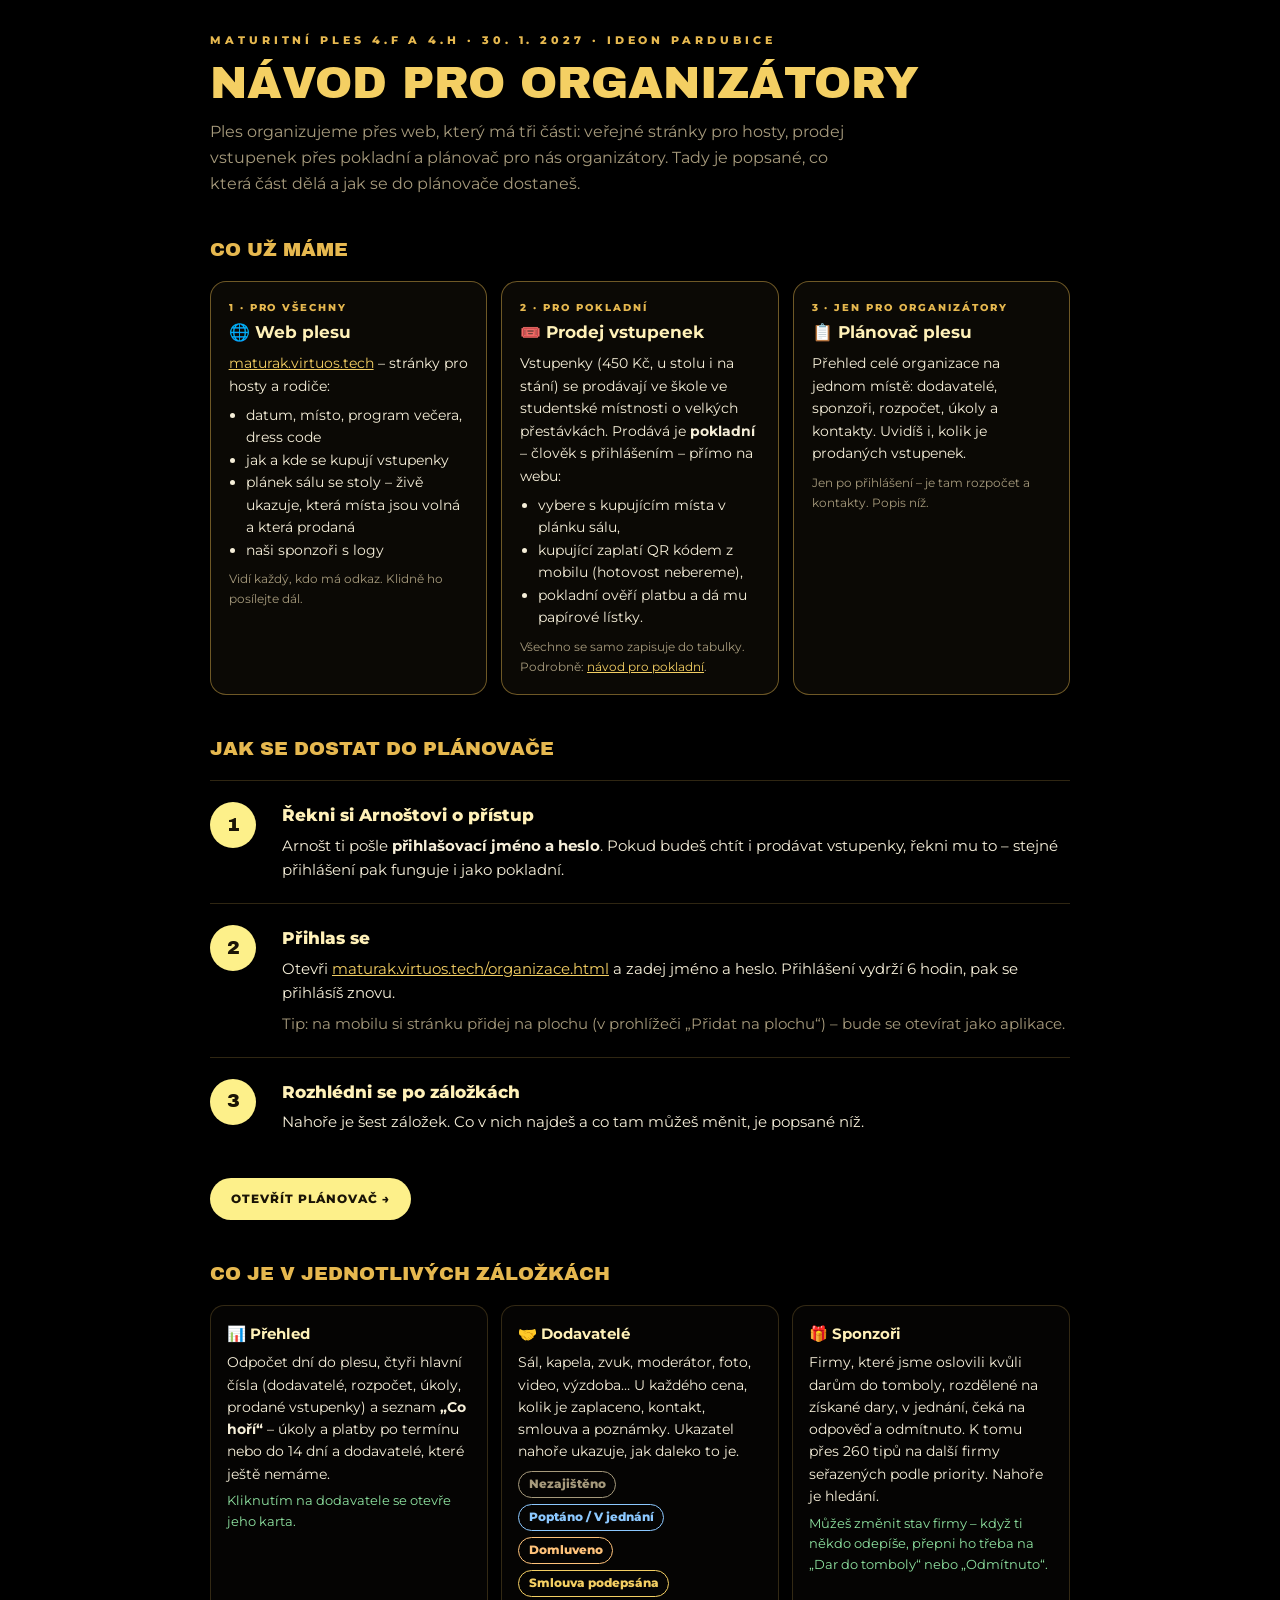
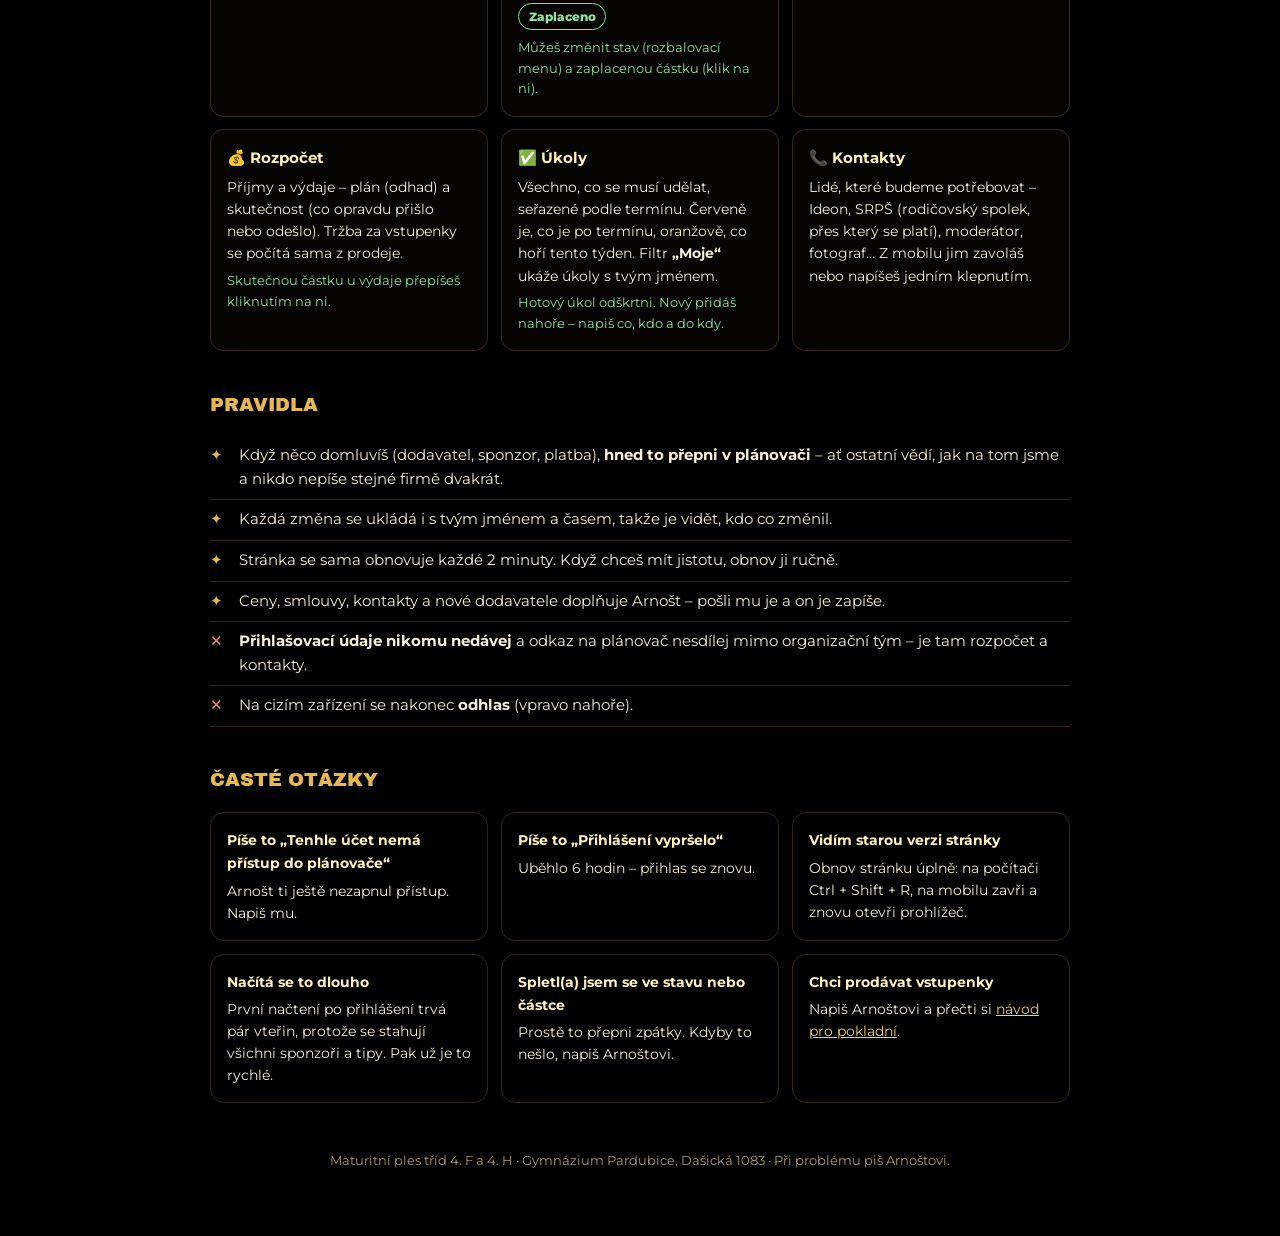
<file: navod-planovac.html>
<!DOCTYPE html>
<html lang="cs">
<head>
<meta charset="utf-8">
<meta name="viewport" content="width=device-width, initial-scale=1">
<meta name="robots" content="noindex, nofollow">
<link rel="icon" href="favicon.svg" type="image/svg+xml">
<title>Návod pro organizátory – Maturitní ples 2027</title>
<link rel="preconnect" href="https://fonts.googleapis.com">
<link rel="preconnect" href="https://fonts.gstatic.com" crossorigin>
<link href="https://fonts.googleapis.com/css2?family=Archivo+Black&family=Montserrat:wght@400;600;800&display=swap" rel="stylesheet">
<style>
  :root { --gold: #e6b84f; --gold-mid: #f4cf63; --gold-hi: #fff1b8; --butter: #fdf08a; --text: #f6efd9; --muted: #a69a7c; --line: rgba(232,190,90,.2); --red: #ff8a7a; --green: #8fe3a1; --blue: #8cc8ff; --orange: #ffc27a; }
  * { box-sizing: border-box; margin: 0; padding: 0; }
  body { font-family: "Montserrat", sans-serif; background: #000; color: var(--text); line-height: 1.6; padding: 2rem 1.2rem 4rem; }
  .wrap { max-width: 860px; margin: 0 auto; }
  h1, h2 { font-family: "Archivo Black", sans-serif; font-weight: 400; text-transform: uppercase; }
  h1 { font-size: clamp(1.8rem, 6vw, 2.8rem); line-height: 1.05; color: var(--gold-mid); }
  h2 { font-size: 1.2rem; margin: 2.4rem 0 1rem; color: var(--gold); }
  .eyebrow { font-weight: 800; font-size: .7rem; letter-spacing: .35em; text-transform: uppercase; color: var(--gold); margin-bottom: .6rem; }
  .lead { color: var(--muted); margin-top: .8rem; max-width: 660px; }
  a { color: var(--gold-mid); }
  .cta { display: inline-block; margin-top: 1.4rem; background: var(--butter); color: #1a1406; font-weight: 800; text-transform: uppercase; letter-spacing: .08em; font-size: .78rem; border-radius: 999px; padding: .7rem 1.3rem; text-decoration: none; }
  .parts { display: grid; grid-template-columns: repeat(auto-fit, minmax(240px, 1fr)); gap: .9rem; }
  .part { border: 1px solid rgba(230,184,79,.45); border-radius: 16px; padding: 1.1rem; background: #0b0905; }
  .part .tag { font-size: .62rem; font-weight: 800; letter-spacing: .2em; text-transform: uppercase; color: var(--gold); }
  .part h3 { color: var(--gold-hi); font-size: 1.05rem; margin: .2rem 0 .4rem; }
  .part p, .part li { font-size: .88rem; }
  .part ul { margin: .4rem 0 0 1.1rem; }
  .part .who { color: var(--muted); font-size: .78rem; margin-top: .5rem; }
  .step { display: grid; grid-template-columns: 56px 1fr; gap: 1rem; padding: 1.3rem 0; border-top: 1px solid var(--line); }
  .num { width: 46px; height: 46px; border-radius: 50%; background: var(--butter); color: #1a1406; display: grid; place-items: center; font-family: "Archivo Black", sans-serif; font-size: 1.2rem; }
  .step h3 { font-size: 1.05rem; font-weight: 800; color: var(--gold-hi); margin-bottom: .3rem; }
  .step p, .step li { font-size: .95rem; }
  .why { color: var(--muted); font-size: .85rem; margin-top: .4rem; }
  .tabs { display: grid; grid-template-columns: repeat(auto-fit, minmax(250px, 1fr)); gap: .8rem; }
  .tab { border: 1px solid var(--line); border-radius: 14px; padding: 1rem; background: #050403; }
  .tab h4 { color: var(--gold-hi); font-size: .95rem; margin-bottom: .3rem; }
  .tab p { font-size: .87rem; }
  .tab .can { color: var(--green); font-size: .8rem; margin-top: .4rem; }
  .pills { display: flex; flex-wrap: wrap; gap: .4rem; margin: .5rem 0; }
  .pill { font-size: .72rem; font-weight: 800; border-radius: 999px; padding: .2rem .6rem; border: 1px solid currentColor; }
  .rules { list-style: none; }
  .rules li { padding: .5rem 0 .5rem 1.8rem; position: relative; border-bottom: 1px solid var(--line); font-size: .92rem; }
  .rules li::before { content: "✦"; position: absolute; left: 0; color: var(--gold); }
  .rules li.no::before { content: "✕"; color: var(--red); }
  .faq { display: grid; grid-template-columns: repeat(auto-fit, minmax(250px, 1fr)); gap: .8rem; }
  .faq div { border: 1px solid var(--line); border-radius: 14px; padding: 1rem; }
  .faq h4 { font-size: .9rem; color: var(--gold-hi); margin-bottom: .3rem; }
  .faq p { font-size: .86rem; }
  footer { margin-top: 3rem; color: var(--muted); font-size: .8rem; text-align: center; }
  @media print { body { background: #fff; color: #111; } :root { --text: #111; --muted: #555; --line: #ddd; --gold: #8a6510; --gold-mid: #8a6510; --gold-hi: #111; } .tab, .faq div, .part { background: #fff; } .cta { display: none; } .num { -webkit-print-color-adjust: exact; print-color-adjust: exact; } }
</style>
</head>
<body>
<div class="wrap">
  <p class="eyebrow">Maturitní ples 4.F a 4.H · 30. 1. 2027 · Ideon Pardubice</p>
  <h1>Návod pro organizátory</h1>
  <p class="lead">Ples organizujeme přes web, který má tři části: veřejné stránky pro hosty, prodej vstupenek přes pokladní a plánovač pro nás organizátory. Tady je popsané, co která část dělá a jak se do plánovače dostaneš.</p>

  <h2>Co už máme</h2>
  <div class="parts">
    <div class="part">
      <p class="tag">1 · pro všechny</p>
      <h3>🌐 Web plesu</h3>
      <p><a href="index.html">maturak.virtuos.tech</a> – stránky pro hosty a rodiče:</p>
      <ul>
        <li>datum, místo, program večera, dress code</li>
        <li>jak a kde se kupují vstupenky</li>
        <li>plánek sálu se stoly – živě ukazuje, která místa jsou volná a která prodaná</li>
        <li>naši sponzoři s logy</li>
      </ul>
      <p class="who">Vidí každý, kdo má odkaz. Klidně ho posílejte dál.</p>
    </div>
    <div class="part">
      <p class="tag">2 · pro pokladní</p>
      <h3>🎟️ Prodej vstupenek</h3>
      <p>Vstupenky (450 Kč, u stolu i na stání) se prodávají ve škole ve studentské místnosti o velkých přestávkách. Prodává je <b>pokladní</b> – člověk s přihlášením – přímo na webu:</p>
      <ul>
        <li>vybere s kupujícím místa v plánku sálu,</li>
        <li>kupující zaplatí QR kódem z mobilu (hotovost nebereme),</li>
        <li>pokladní ověří platbu a dá mu papírové lístky.</li>
      </ul>
      <p class="who">Všechno se samo zapisuje do tabulky. Podrobně: <a href="navod.html">návod pro pokladní</a>.</p>
    </div>
    <div class="part">
      <p class="tag">3 · jen pro organizátory</p>
      <h3>📋 Plánovač plesu</h3>
      <p>Přehled celé organizace na jednom místě: dodavatelé, sponzoři, rozpočet, úkoly a kontakty. Uvidíš i, kolik je prodaných vstupenek.</p>
      <p class="who">Jen po přihlášení – je tam rozpočet a kontakty. Popis níž.</p>
    </div>
  </div>

  <h2>Jak se dostat do plánovače</h2>

  <div class="step"><div class="num">1</div><div>
    <h3>Řekni si Arnoštovi o přístup</h3>
    <p>Arnošt ti pošle <b>přihlašovací jméno a heslo</b>. Pokud budeš chtít i prodávat vstupenky, řekni mu to – stejné přihlášení pak funguje i jako pokladní.</p>
  </div></div>

  <div class="step"><div class="num">2</div><div>
    <h3>Přihlas se</h3>
    <p>Otevři <a href="organizace.html">maturak.virtuos.tech/organizace.html</a> a zadej jméno a heslo. Přihlášení vydrží 6 hodin, pak se přihlásíš znovu.</p>
    <p class="why">Tip: na mobilu si stránku přidej na plochu (v prohlížeči „Přidat na plochu“) – bude se otevírat jako aplikace.</p>
  </div></div>

  <div class="step"><div class="num">3</div><div>
    <h3>Rozhlédni se po záložkách</h3>
    <p>Nahoře je šest záložek. Co v nich najdeš a co tam můžeš měnit, je popsané níž.</p>
  </div></div>
  <a class="cta" href="organizace.html">Otevřít plánovač →</a>

  <h2>Co je v jednotlivých záložkách</h2>
  <div class="tabs">
    <div class="tab"><h4>📊 Přehled</h4>
      <p>Odpočet dní do plesu, čtyři hlavní čísla (dodavatelé, rozpočet, úkoly, prodané vstupenky) a seznam <b>„Co hoří“</b> – úkoly a platby po termínu nebo do 14 dní a dodavatelé, které ještě nemáme.</p>
      <p class="can">Kliknutím na dodavatele se otevře jeho karta.</p></div>
    <div class="tab"><h4>🤝 Dodavatelé</h4>
      <p>Sál, kapela, zvuk, moderátor, foto, video, výzdoba… U každého cena, kolik je zaplaceno, kontakt, smlouva a poznámky. Ukazatel nahoře ukazuje, jak daleko to je.</p>
      <div class="pills"><span class="pill" style="color:var(--muted)">Nezajištěno</span><span class="pill" style="color:var(--blue)">Poptáno / V jednání</span><span class="pill" style="color:var(--orange)">Domluveno</span><span class="pill" style="color:var(--gold-mid)">Smlouva podepsána</span><span class="pill" style="color:var(--green)">Zaplaceno</span></div>
      <p class="can">Můžeš změnit stav (rozbalovací menu) a zaplacenou částku (klik na ni).</p></div>
    <div class="tab"><h4>🎁 Sponzoři</h4>
      <p>Firmy, které jsme oslovili kvůli darům do tomboly, rozdělené na získané dary, v jednání, čeká na odpověď a odmítnuto. K tomu přes 260 tipů na další firmy seřazených podle priority. Nahoře je hledání.</p>
      <p class="can">Můžeš změnit stav firmy – když ti někdo odepíše, přepni ho třeba na „Dar do tomboly“ nebo „Odmítnuto“.</p></div>
    <div class="tab"><h4>💰 Rozpočet</h4>
      <p>Příjmy a výdaje – plán (odhad) a skutečnost (co opravdu přišlo nebo odešlo). Tržba za vstupenky se počítá sama z prodeje.</p>
      <p class="can">Skutečnou částku u výdaje přepíšeš kliknutím na ni.</p></div>
    <div class="tab"><h4>✅ Úkoly</h4>
      <p>Všechno, co se musí udělat, seřazené podle termínu. Červeně je, co je po termínu, oranžově, co hoří tento týden. Filtr <b>„Moje“</b> ukáže úkoly s tvým jménem.</p>
      <p class="can">Hotový úkol odškrtni. Nový přidáš nahoře – napiš co, kdo a do kdy.</p></div>
    <div class="tab"><h4>📞 Kontakty</h4>
      <p>Lidé, které budeme potřebovat – Ideon, SRPŠ (rodičovský spolek, přes který se platí), moderátor, fotograf… Z mobilu jim zavoláš nebo napíšeš jedním klepnutím.</p></div>
  </div>

  <h2>Pravidla</h2>
  <ul class="rules">
    <li>Když něco domluvíš (dodavatel, sponzor, platba), <b>hned to přepni v plánovači</b> – ať ostatní vědí, jak na tom jsme a nikdo nepíše stejné firmě dvakrát.</li>
    <li>Každá změna se ukládá i s tvým jménem a časem, takže je vidět, kdo co změnil.</li>
    <li>Stránka se sama obnovuje každé 2 minuty. Když chceš mít jistotu, obnov ji ručně.</li>
    <li>Ceny, smlouvy, kontakty a nové dodavatele doplňuje Arnošt – pošli mu je a on je zapíše.</li>
    <li class="no"><b>Přihlašovací údaje nikomu nedávej</b> a odkaz na plánovač nesdílej mimo organizační tým – je tam rozpočet a kontakty.</li>
    <li class="no">Na cizím zařízení se nakonec <b>odhlas</b> (vpravo nahoře).</li>
  </ul>

  <h2>Časté otázky</h2>
  <div class="faq">
    <div><h4>Píše to „Tenhle účet nemá přístup do plánovače“</h4><p>Arnošt ti ještě nezapnul přístup. Napiš mu.</p></div>
    <div><h4>Píše to „Přihlášení vypršelo“</h4><p>Uběhlo 6 hodin – přihlas se znovu.</p></div>
    <div><h4>Vidím starou verzi stránky</h4><p>Obnov stránku úplně: na počítači Ctrl + Shift + R, na mobilu zavři a znovu otevři prohlížeč.</p></div>
    <div><h4>Načítá se to dlouho</h4><p>První načtení po přihlášení trvá pár vteřin, protože se stahují všichni sponzoři a tipy. Pak už je to rychlé.</p></div>
    <div><h4>Spletl(a) jsem se ve stavu nebo částce</h4><p>Prostě to přepni zpátky. Kdyby to nešlo, napiš Arnoštovi.</p></div>
    <div><h4>Chci prodávat vstupenky</h4><p>Napiš Arnoštovi a přečti si <a href="navod.html">návod pro pokladní</a>.</p></div>
  </div>

  <footer>Maturitní ples tříd 4. F a 4. H · Gymnázium Pardubice, Dašická 1083 · Při problému piš Arnoštovi.</footer>
</div>
</body>
</html>
</file>
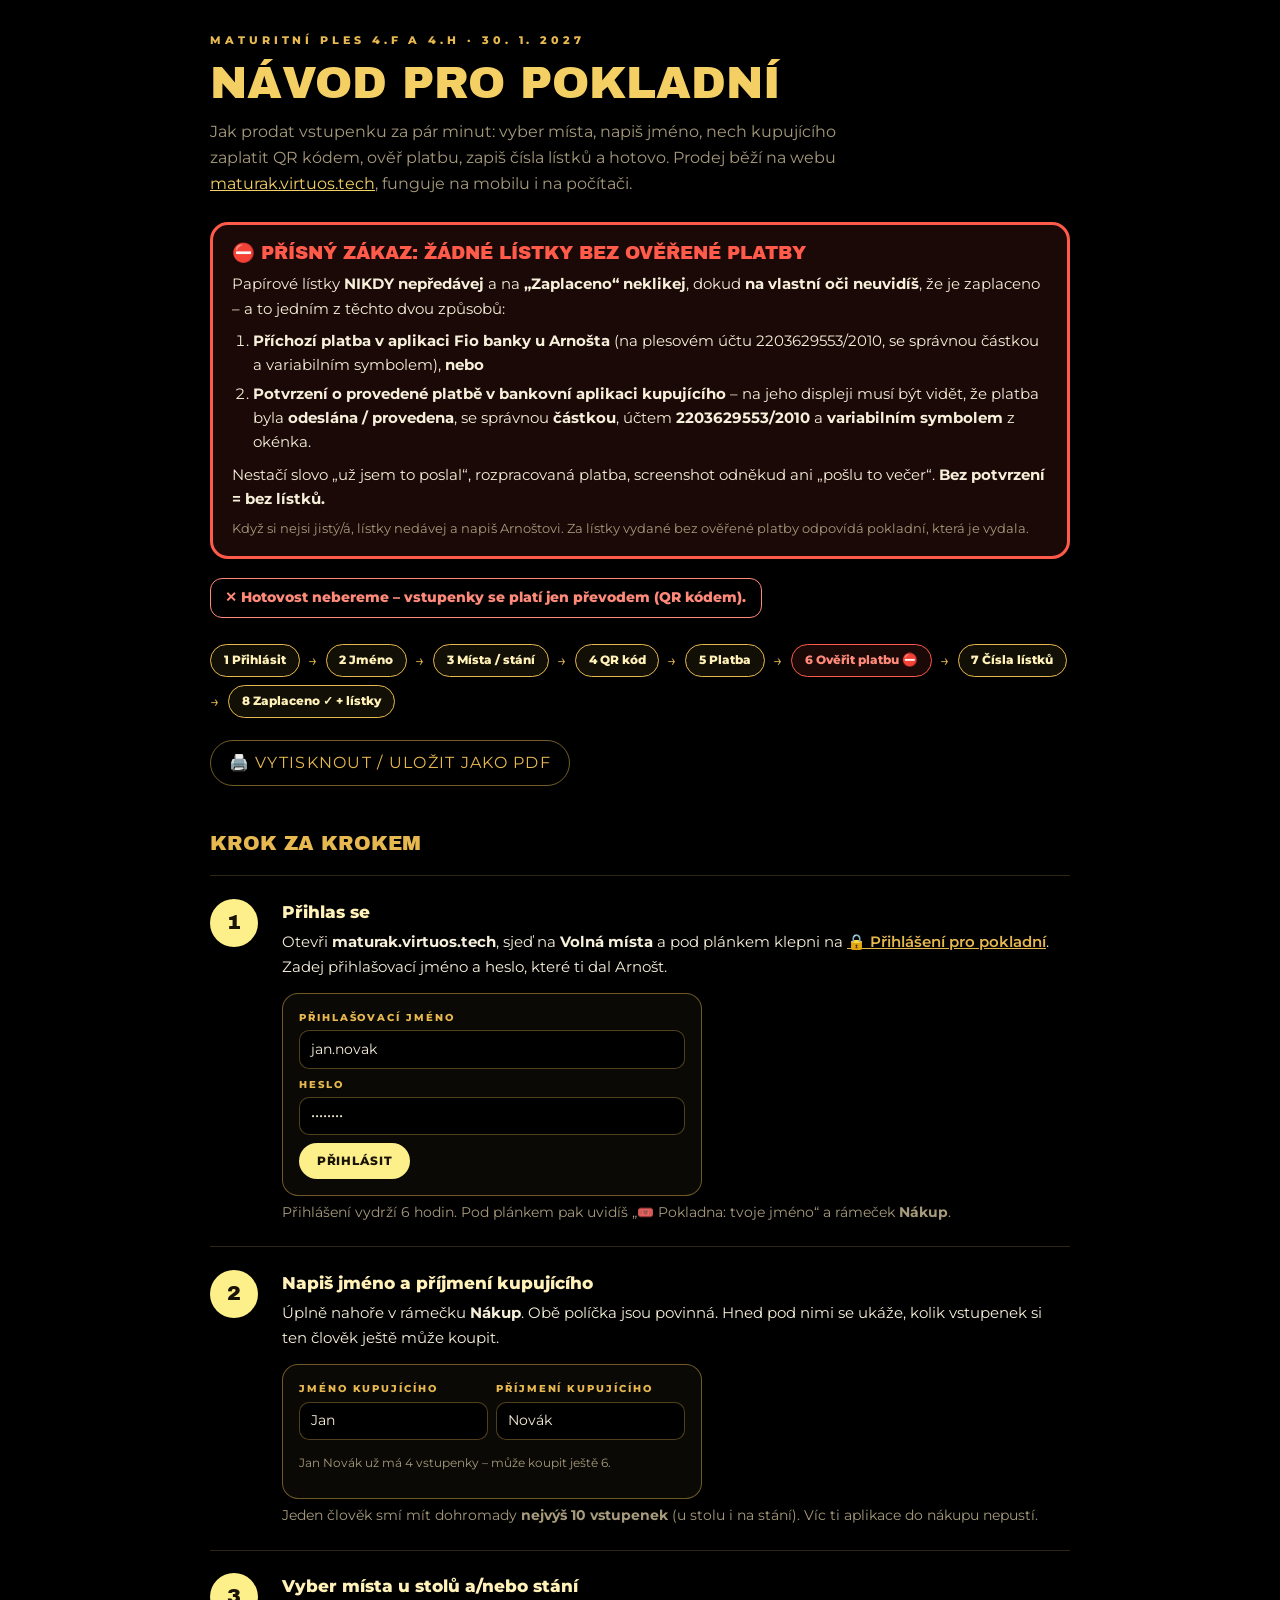
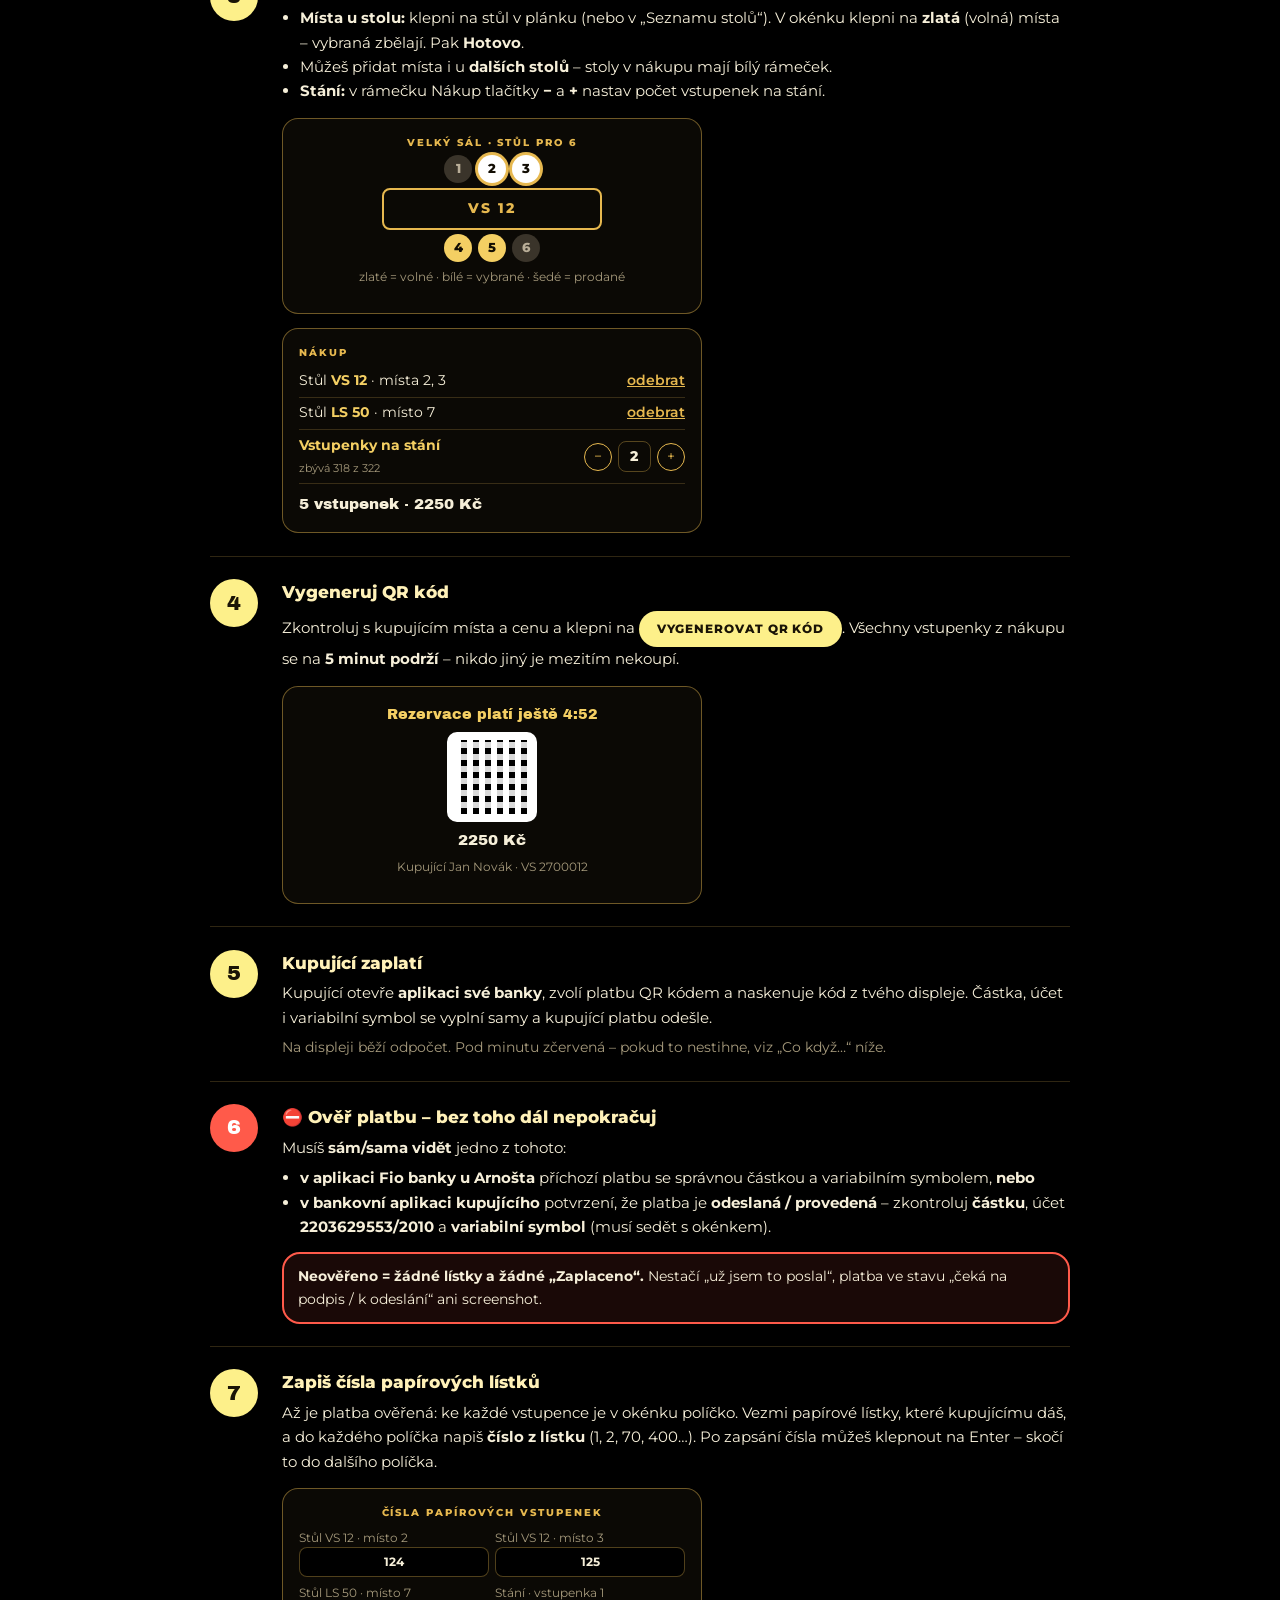
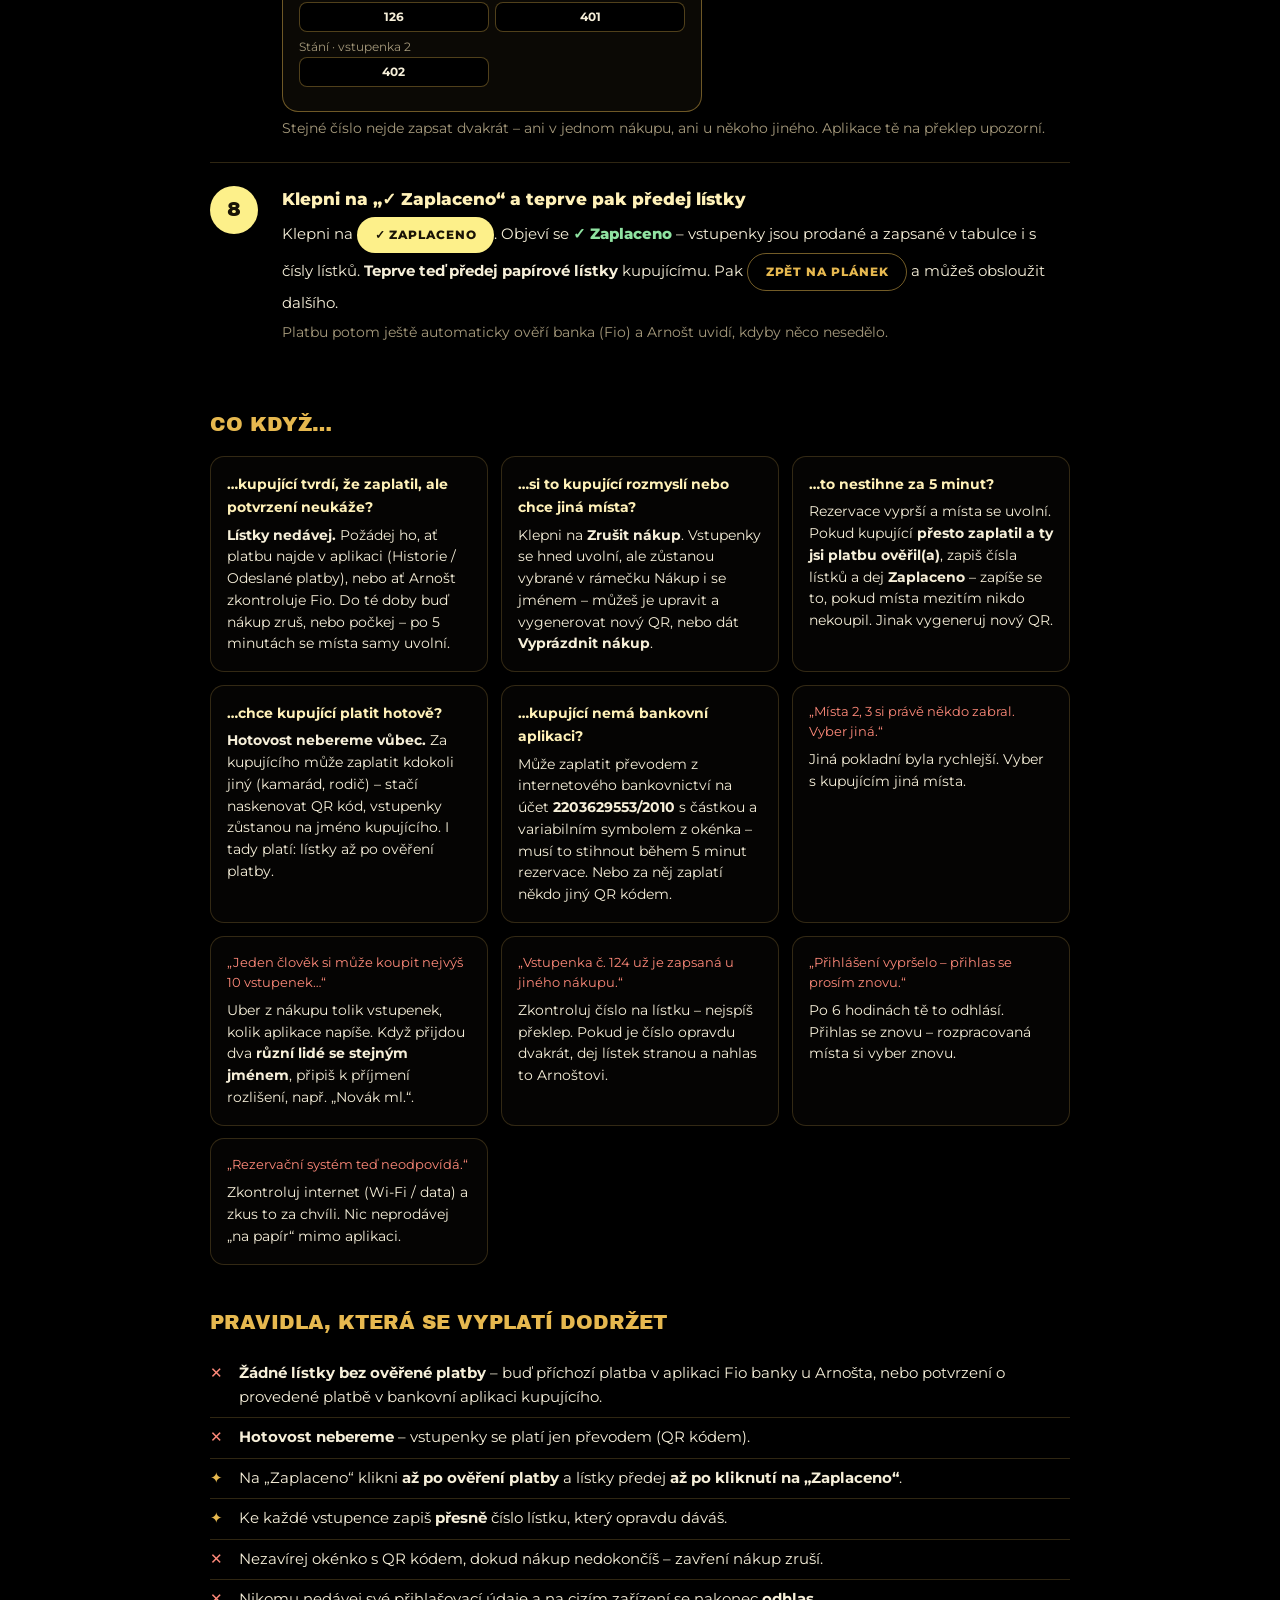
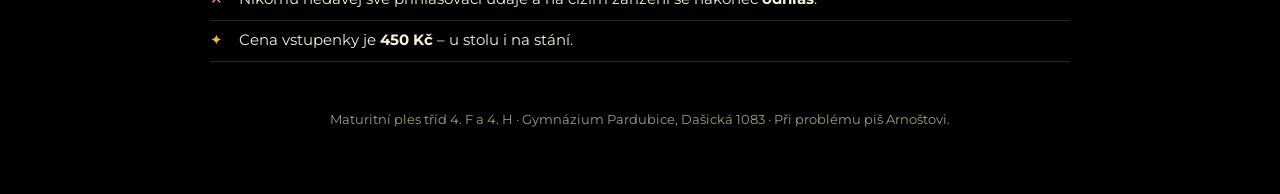
<file: navod.html>
<!DOCTYPE html>
<html lang="cs">
<head>
<meta charset="utf-8">
<meta name="viewport" content="width=device-width, initial-scale=1">
<meta name="robots" content="noindex">
<link rel="icon" href="favicon.svg" type="image/svg+xml">
<title>Návod pro pokladní – Maturitní ples 2027</title>
<link rel="preconnect" href="https://fonts.googleapis.com">
<link rel="preconnect" href="https://fonts.gstatic.com" crossorigin>
<link href="https://fonts.googleapis.com/css2?family=Archivo+Black&family=Montserrat:wght@400;600;800&display=swap" rel="stylesheet">
<style>
  :root {
    --gold: #e6b84f; --gold-mid: #f4cf63; --gold-hi: #fff1b8; --butter: #fdf08a;
    --text: #f6efd9; --muted: #a69a7c; --line: rgba(232,190,90,.2); --bg: #000; --card: #0b0905;
    --red: #ff8a7a; --green: #8fe3a1;
  }
  * { box-sizing: border-box; margin: 0; padding: 0; }
  body { font-family: "Montserrat", sans-serif; background: var(--bg); color: var(--text); line-height: 1.6; padding: 2rem 1.2rem 4rem; }
  .wrap { max-width: 860px; margin: 0 auto; }
  h1, h2 { font-family: "Archivo Black", sans-serif; font-weight: 400; text-transform: uppercase; }
  h1 { font-size: clamp(1.8rem, 6vw, 2.8rem); line-height: 1.05; color: var(--gold-mid); }
  h2 { font-size: 1.25rem; margin: 2.6rem 0 1rem; color: var(--gold); }
  .eyebrow { font-weight: 800; font-size: .7rem; letter-spacing: .35em; text-transform: uppercase; color: var(--gold); margin-bottom: .6rem; }
  .lead { color: var(--muted); margin-top: .8rem; max-width: 640px; }
  a { color: var(--gold-mid); }

  /* STRIKTNÍ ZÁKAZ */
  .stop {
    margin-top: 1.6rem; border: 3px solid #ff5a4a; border-radius: 18px; padding: 1.1rem 1.2rem;
    background: rgba(255,90,74,.1);
  }
  .stop h3 { font-family: "Archivo Black", sans-serif; font-weight: 400; text-transform: uppercase; color: #ff5a4a; font-size: 1.15rem; line-height: 1.2; margin-bottom: .5rem; }
  .stop p { font-size: .95rem; }
  .stop ol { margin: .5rem 0 .5rem 1.3rem; font-size: .95rem; }
  .stop li { margin: .25rem 0; }
  .stop .small { color: var(--muted); font-size: .82rem; margin-top: .4rem; }
  .stop.inline { margin-top: .8rem; padding: .7rem .9rem; border-width: 2px; }
  .stop.inline p { font-size: .88rem; }

  /* rychlý přehled */
  .flow { display: flex; flex-wrap: wrap; gap: .5rem; margin-top: 1.6rem; align-items: center; }
  .flow span { border: 1px solid var(--gold); border-radius: 999px; padding: .35rem .8rem; font-weight: 800; font-size: .78rem; color: var(--gold-hi); background: rgba(230,184,79,.08); }
  .flow span.red { border-color: #ff5a4a; color: #ff8a7a; background: rgba(255,90,74,.1); }
  .flow i { color: var(--gold); font-style: normal; }
  .nocash { margin-top: 1.2rem; display: inline-block; border: 1px solid var(--red); color: var(--red); border-radius: 12px; padding: .5rem .9rem; font-weight: 800; font-size: .85rem; }

  /* kroky */
  .step { display: grid; grid-template-columns: 56px 1fr; gap: 1rem; padding: 1.4rem 0; border-top: 1px solid var(--line); }
  .num { width: 48px; height: 48px; border-radius: 50%; background: var(--butter); color: #1a1406; display: grid; place-items: center; font-family: "Archivo Black", sans-serif; font-size: 1.3rem; }
  .step h3 { font-size: 1.05rem; font-weight: 800; color: var(--gold-hi); margin-bottom: .3rem; }
  .step p, .step li { color: var(--text); font-size: .95rem; }
  .step ul { margin: .4rem 0 0 1.1rem; }
  .step .why { color: var(--muted); font-size: .85rem; margin-top: .4rem; }

  /* ukázky obrazovek */
  .mock { margin-top: .9rem; border: 1px solid rgba(230,184,79,.45); border-radius: 16px; background: var(--card); padding: 1rem; max-width: 420px; font-size: .85rem; }
  .mock .lbl { font-weight: 800; font-size: .6rem; letter-spacing: .2em; text-transform: uppercase; color: var(--gold); margin-bottom: .3rem; }
  .mock .input { border: 1px solid rgba(230,184,79,.35); border-radius: 10px; padding: .45rem .7rem; background: #000; color: var(--text); margin-bottom: .5rem; }
  .mock .row { display: flex; gap: .5rem; }
  .mock .row > div { flex: 1; }
  .mock .note { color: var(--muted); font-size: .78rem; margin: .3rem 0 .6rem; }
  .ok { color: var(--green); font-weight: 800; }
  .btn { display: inline-block; background: var(--butter); color: #1a1406; font-weight: 800; text-transform: uppercase; letter-spacing: .08em; font-size: .72rem; border-radius: 999px; padding: .55rem 1.1rem; }
  .btn.sec { background: transparent; color: var(--gold); border: 1px solid rgba(230,184,79,.5); }
  .link { color: var(--gold); text-decoration: underline; font-weight: 600; }
  .seats { display: flex; gap: .35rem; justify-content: center; margin: .3rem 0; }
  .seat { width: 28px; height: 28px; border-radius: 50%; display: grid; place-items: center; font-weight: 800; font-size: .8rem; background: var(--gold-mid); color: #120d03; }
  .seat.sel { background: #fff; box-shadow: 0 0 0 3px var(--gold); }
  .seat.taken { background: #3a342a; color: #b9ae98; }
  .tablebox { border: 2px solid var(--gold); border-radius: 8px; text-align: center; padding: .5rem; font-weight: 800; letter-spacing: .15em; color: var(--gold); margin: .2rem auto; max-width: 220px; }
  .item { display: flex; justify-content: space-between; border-bottom: 1px solid var(--line); padding: .3rem 0; }
  .item b { color: var(--gold-mid); }
  .stepper { display: flex; align-items: center; gap: .4rem; }
  .stepper span { width: 28px; height: 28px; border-radius: 50%; border: 1px solid var(--gold); display: grid; place-items: center; color: var(--gold); }
  .stepper em { font-style: normal; font-weight: 800; border: 1px solid rgba(230,184,79,.35); border-radius: 8px; padding: .2rem .7rem; }
  .qr { width: 90px; height: 90px; border-radius: 10px; background:
        repeating-linear-gradient(90deg, #000 0 6px, #fff 6px 12px), #fff; background-blend-mode: difference;
        border: 8px solid #fff; margin: .4rem auto; position: relative; }
  .qr::after { content: ""; position: absolute; inset: 0; background: repeating-linear-gradient(0deg, transparent 0 6px, rgba(255,255,255,.85) 6px 12px); }
  .timer { text-align: center; font-family: "Archivo Black", sans-serif; color: var(--gold-mid); font-size: .9rem; }
  .tickets { display: grid; grid-template-columns: 1fr 1fr; gap: .4rem; margin: .5rem 0; }
  .tickets div { font-size: .72rem; color: var(--muted); }
  .tickets b { display: block; border: 1px solid rgba(230,184,79,.35); border-radius: 8px; padding: .3rem; text-align: center; color: var(--text); background: #000; }

  /* situace */
  .cases { display: grid; grid-template-columns: repeat(auto-fit, minmax(250px, 1fr)); gap: .8rem; }
  .case { border: 1px solid var(--line); border-radius: 14px; padding: 1rem; background: #050403; }
  .case h4 { font-size: .9rem; color: var(--gold-hi); margin-bottom: .35rem; }
  .case p { font-size: .85rem; color: var(--text); }
  .case q { display: block; color: var(--red); font-size: .8rem; margin-bottom: .4rem; quotes: "„" "“"; }

  .rules { list-style: none; }
  .rules li { padding: .5rem 0 .5rem 1.8rem; position: relative; border-bottom: 1px solid var(--line); font-size: .92rem; }
  .rules li::before { content: "✦"; position: absolute; left: 0; color: var(--gold); }
  .rules li.no::before { content: "✕"; color: var(--red); }

  .print { margin-top: 1.4rem; }
  .print button { font: inherit; cursor: pointer; border: 0; }
  footer { margin-top: 3rem; color: var(--muted); font-size: .8rem; text-align: center; }

  @media print {
    body { background: #fff; color: #111; padding: 0; }
    :root { --text: #111; --muted: #555; --line: #ddd; --card: #fff; --gold: #8a6510; --gold-mid: #8a6510; --gold-hi: #111; --red: #b3261e; }
    .mock { border-color: #c9a64a; }
    .mock .input, .tickets b, .stepper em { background: #fff; }
    .num, .btn { background: #f2d98c !important; -webkit-print-color-adjust: exact; print-color-adjust: exact; }
    .seat, .stop { -webkit-print-color-adjust: exact; print-color-adjust: exact; }
    .stop { border-color: #b3261e; background: #fdecea; }
    .stop h3 { color: #b3261e; }
    .case { background: #fff; }
    .step, .case, .mock, .stop { break-inside: avoid; }
    .print { display: none; }
    h2 { break-after: avoid; }
  }
</style>
</head>
<body>
<div class="wrap">

  <p class="eyebrow">Maturitní ples 4.F a 4.H · 30. 1. 2027</p>
  <h1>Návod pro pokladní</h1>
  <p class="lead">Jak prodat vstupenku za pár minut: vyber místa, napiš jméno, nech kupujícího zaplatit QR kódem, ověř platbu, zapiš čísla lístků a hotovo.
    Prodej běží na webu <a href="https://maturak.virtuos.tech/#mista">maturak.virtuos.tech</a>, funguje na mobilu i na počítači.</p>

  <div class="stop">
    <h3>⛔ Přísný zákaz: žádné lístky bez ověřené platby</h3>
    <p>Papírové lístky <b>NIKDY nepředávej</b> a na <b>„Zaplaceno“ neklikej</b>, dokud <b>na vlastní oči neuvidíš</b>, že je zaplaceno – a to jedním z těchto dvou způsobů:</p>
    <ol>
      <li><b>Příchozí platba v aplikaci Fio banky u Arnošta</b> (na plesovém účtu 2203629553/2010, se správnou částkou a variabilním symbolem), <b>nebo</b></li>
      <li><b>Potvrzení o provedené platbě v bankovní aplikaci kupujícího</b> – na jeho displeji musí být vidět, že platba byla <b>odeslána / provedena</b>, se správnou <b>částkou</b>, účtem <b>2203629553/2010</b> a <b>variabilním symbolem</b> z okénka.</li>
    </ol>
    <p>Nestačí slovo „už jsem to poslal“, rozpracovaná platba, screenshot odněkud ani „pošlu to večer“. <b>Bez potvrzení = bez lístků.</b></p>
    <p class="small">Když si nejsi jistý/á, lístky nedávej a napiš Arnoštovi. Za lístky vydané bez ověřené platby odpovídá pokladní, která je vydala.</p>
  </div>

  <p class="nocash">✕ Hotovost nebereme – vstupenky se platí jen převodem (QR kódem).</p>

  <div class="flow">
    <span>1 Přihlásit</span><i>→</i><span>2 Jméno</span><i>→</i><span>3 Místa / stání</span><i>→</i>
    <span>4 QR kód</span><i>→</i><span>5 Platba</span><i>→</i><span class="red">6 Ověřit platbu ⛔</span><i>→</i>
    <span>7 Čísla lístků</span><i>→</i><span>8 Zaplaceno ✓ + lístky</span>
  </div>

  <div class="print"><button class="btn sec" onclick="window.print()">🖨️ Vytisknout / uložit jako PDF</button></div>

  <h2>Krok za krokem</h2>

  <div class="step">
    <div class="num">1</div>
    <div>
      <h3>Přihlas se</h3>
      <p>Otevři <b>maturak.virtuos.tech</b>, sjeď na <b>Volná místa</b> a pod plánkem klepni na <span class="link">🔒 Přihlášení pro pokladní</span>. Zadej přihlašovací jméno a heslo, které ti dal Arnošt.</p>
      <div class="mock">
        <div class="lbl">Přihlašovací jméno</div><div class="input">jan.novak</div>
        <div class="lbl">Heslo</div><div class="input">••••••••</div>
        <span class="btn">Přihlásit</span>
      </div>
      <p class="why">Přihlášení vydrží 6 hodin. Pod plánkem pak uvidíš „🎟️ Pokladna: tvoje jméno“ a rámeček <b>Nákup</b>.</p>
    </div>
  </div>

  <div class="step">
    <div class="num">2</div>
    <div>
      <h3>Napiš jméno a příjmení kupujícího</h3>
      <p>Úplně nahoře v rámečku <b>Nákup</b>. Obě políčka jsou povinná. Hned pod nimi se ukáže, kolik vstupenek si ten člověk ještě může koupit.</p>
      <div class="mock">
        <div class="row">
          <div><div class="lbl">Jméno kupujícího</div><div class="input">Jan</div></div>
          <div><div class="lbl">Příjmení kupujícího</div><div class="input">Novák</div></div>
        </div>
        <div class="note">Jan Novák už má 4 vstupenky – může koupit ještě 6.</div>
      </div>
      <p class="why">Jeden člověk smí mít dohromady <b>nejvýš 10 vstupenek</b> (u stolu i na stání). Víc ti aplikace do nákupu nepustí.</p>
    </div>
  </div>

  <div class="step">
    <div class="num">3</div>
    <div>
      <h3>Vyber místa u stolů a/nebo stání</h3>
      <ul>
        <li><b>Místa u stolu:</b> klepni na stůl v plánku (nebo v „Seznamu stolů“). V okénku klepni na <b>zlatá</b> (volná) místa – vybraná zbělají. Pak <b>Hotovo</b>.</li>
        <li>Můžeš přidat místa i u <b>dalších stolů</b> – stoly v nákupu mají bílý rámeček.</li>
        <li><b>Stání:</b> v rámečku Nákup tlačítky <b>−</b> a <b>+</b> nastav počet vstupenek na stání.</li>
      </ul>
      <div class="mock">
        <div class="lbl" style="text-align:center">Velký sál · stůl pro 6</div>
        <div class="seats"><div class="seat taken">1</div><div class="seat sel">2</div><div class="seat sel">3</div></div>
        <div class="tablebox">VS 12</div>
        <div class="seats"><div class="seat">4</div><div class="seat">5</div><div class="seat taken">6</div></div>
        <div class="note" style="text-align:center">zlaté = volné · bílé = vybrané · šedé = prodané</div>
      </div>
      <div class="mock">
        <div class="lbl">Nákup</div>
        <div class="item"><span>Stůl <b>VS 12</b> · místa 2, 3</span><span class="link">odebrat</span></div>
        <div class="item"><span>Stůl <b>LS 50</b> · místo 7</span><span class="link">odebrat</span></div>
        <div class="item" style="align-items:center"><span><b>Vstupenky na stání</b><br><small style="color:var(--muted)">zbývá 318 z 322</small></span>
          <div class="stepper"><span>−</span><em>2</em><span>+</span></div></div>
        <p style="margin-top:.5rem;font-family:'Archivo Black';">5 vstupenek · 2250 Kč</p>
      </div>
    </div>
  </div>

  <div class="step">
    <div class="num">4</div>
    <div>
      <h3>Vygeneruj QR kód</h3>
      <p>Zkontroluj s kupujícím místa a cenu a klepni na <span class="btn">Vygenerovat QR kód</span>. Všechny vstupenky z nákupu se na <b>5 minut podrží</b> – nikdo jiný je mezitím nekoupí.</p>
      <div class="mock" style="text-align:center">
        <div class="timer">Rezervace platí ještě 4:52</div>
        <div class="qr"></div>
        <p style="font-family:'Archivo Black'">2250 Kč</p>
        <div class="note">Kupující Jan Novák · VS 2700012</div>
      </div>
    </div>
  </div>

  <div class="step">
    <div class="num">5</div>
    <div>
      <h3>Kupující zaplatí</h3>
      <p>Kupující otevře <b>aplikaci své banky</b>, zvolí platbu QR kódem a naskenuje kód z tvého displeje. Částka, účet i variabilní symbol se vyplní samy a kupující platbu odešle.</p>
      <p class="why">Na displeji běží odpočet. Pod minutu zčervená – pokud to nestihne, viz „Co když…“ níže.</p>
    </div>
  </div>

  <div class="step">
    <div class="num" style="background:#ff5a4a;color:#fff">6</div>
    <div>
      <h3>⛔ Ověř platbu – bez toho dál nepokračuj</h3>
      <p>Musíš <b>sám/sama vidět</b> jedno z tohoto:</p>
      <ul>
        <li><b>v aplikaci Fio banky u Arnošta</b> příchozí platbu se správnou částkou a variabilním symbolem, <b>nebo</b></li>
        <li><b>v bankovní aplikaci kupujícího</b> potvrzení, že platba je <b>odeslaná / provedená</b> – zkontroluj <b>částku</b>, účet <b>2203629553/2010</b> a <b>variabilní symbol</b> (musí sedět s okénkem).</li>
      </ul>
      <div class="stop inline">
        <p><b>Neověřeno = žádné lístky a žádné „Zaplaceno“.</b> Nestačí „už jsem to poslal“, platba ve stavu „čeká na podpis / k odeslání“ ani screenshot.</p>
      </div>
    </div>
  </div>

  <div class="step">
    <div class="num">7</div>
    <div>
      <h3>Zapiš čísla papírových lístků</h3>
      <p>Až je platba ověřená: ke každé vstupence je v okénku políčko. Vezmi papírové lístky, které kupujícímu dáš, a do každého políčka napiš <b>číslo z lístku</b> (1, 2, 70, 400…). Po zapsání čísla můžeš klepnout na Enter – skočí to do dalšího políčka.</p>
      <div class="mock">
        <div class="lbl" style="text-align:center">Čísla papírových vstupenek</div>
        <div class="tickets">
          <div>Stůl VS 12 · místo 2<b>124</b></div>
          <div>Stůl VS 12 · místo 3<b>125</b></div>
          <div>Stůl LS 50 · místo 7<b>126</b></div>
          <div>Stání · vstupenka 1<b>401</b></div>
          <div>Stání · vstupenka 2<b>402</b></div>
        </div>
      </div>
      <p class="why">Stejné číslo nejde zapsat dvakrát – ani v jednom nákupu, ani u někoho jiného. Aplikace tě na překlep upozorní.</p>
    </div>
  </div>

  <div class="step">
    <div class="num">8</div>
    <div>
      <h3>Klepni na „✓ Zaplaceno“ a teprve pak předej lístky</h3>
      <p>Klepni na <span class="btn">✓ Zaplaceno</span>. Objeví se <span class="ok">✓ Zaplaceno</span> – vstupenky jsou prodané a zapsané v tabulce i s čísly lístků. <b>Teprve teď předej papírové lístky</b> kupujícímu. Pak <span class="btn sec">Zpět na plánek</span> a můžeš obsloužit dalšího.</p>
      <p class="why">Platbu potom ještě automaticky ověří banka (Fio) a Arnošt uvidí, kdyby něco nesedělo.</p>
    </div>
  </div>

  <h2>Co když…</h2>
  <div class="cases">
    <div class="case">
      <h4>…kupující tvrdí, že zaplatil, ale potvrzení neukáže?</h4>
      <p><b>Lístky nedávej.</b> Požádej ho, ať platbu najde v aplikaci (Historie / Odeslané platby), nebo ať Arnošt zkontroluje Fio. Do té doby buď nákup zruš, nebo počkej – po 5 minutách se místa samy uvolní.</p>
    </div>
    <div class="case">
      <h4>…si to kupující rozmyslí nebo chce jiná místa?</h4>
      <p>Klepni na <b>Zrušit nákup</b>. Vstupenky se hned uvolní, ale zůstanou vybrané v rámečku Nákup i se jménem – můžeš je upravit a vygenerovat nový QR, nebo dát <b>Vyprázdnit nákup</b>.</p>
    </div>
    <div class="case">
      <h4>…to nestihne za 5 minut?</h4>
      <p>Rezervace vyprší a místa se uvolní. Pokud kupující <b>přesto zaplatil a ty jsi platbu ověřil(a)</b>, zapiš čísla lístků a dej <b>Zaplaceno</b> – zapíše se to, pokud místa mezitím nikdo nekoupil. Jinak vygeneruj nový QR.</p>
    </div>
    <div class="case">
      <h4>…chce kupující platit hotově?</h4>
      <p><b>Hotovost nebereme vůbec.</b> Za kupujícího může zaplatit kdokoli jiný (kamarád, rodič) – stačí naskenovat QR kód, vstupenky zůstanou na jméno kupujícího. I tady platí: lístky až po ověření platby.</p>
    </div>
    <div class="case">
      <h4>…kupující nemá bankovní aplikaci?</h4>
      <p>Může zaplatit převodem z internetového bankovnictví na účet <b>2203629553/2010</b> s částkou a variabilním symbolem z okénka – musí to stihnout během 5 minut rezervace. Nebo za něj zaplatí někdo jiný QR kódem.</p>
    </div>
    <div class="case">
      <q>Místa 2, 3 si právě někdo zabral. Vyber jiná.</q>
      <p>Jiná pokladní byla rychlejší. Vyber s kupujícím jiná místa.</p>
    </div>
    <div class="case">
      <q>Jeden člověk si může koupit nejvýš 10 vstupenek…</q>
      <p>Uber z nákupu tolik vstupenek, kolik aplikace napíše. Když přijdou dva <b>různí lidé se stejným jménem</b>, připiš k příjmení rozlišení, např. „Novák ml.“.</p>
    </div>
    <div class="case">
      <q>Vstupenka č. 124 už je zapsaná u jiného nákupu.</q>
      <p>Zkontroluj číslo na lístku – nejspíš překlep. Pokud je číslo opravdu dvakrát, dej lístek stranou a nahlas to Arnoštovi.</p>
    </div>
    <div class="case">
      <q>Přihlášení vypršelo – přihlas se prosím znovu.</q>
      <p>Po 6 hodinách tě to odhlásí. Přihlas se znovu – rozpracovaná místa si vyber znovu.</p>
    </div>
    <div class="case">
      <q>Rezervační systém teď neodpovídá.</q>
      <p>Zkontroluj internet (Wi-Fi / data) a zkus to za chvíli. Nic neprodávej „na papír“ mimo aplikaci.</p>
    </div>
  </div>

  <h2>Pravidla, která se vyplatí dodržet</h2>
  <ul class="rules">
    <li class="no"><b>Žádné lístky bez ověřené platby</b> – buď příchozí platba v aplikaci Fio banky u Arnošta, nebo potvrzení o provedené platbě v bankovní aplikaci kupujícího.</li>
    <li class="no"><b>Hotovost nebereme</b> – vstupenky se platí jen převodem (QR kódem).</li>
    <li>Na „Zaplaceno“ klikni <b>až po ověření platby</b> a lístky předej <b>až po kliknutí na „Zaplaceno“</b>.</li>
    <li>Ke každé vstupence zapiš <b>přesně</b> číslo lístku, který opravdu dáváš.</li>
    <li class="no">Nezavírej okénko s QR kódem, dokud nákup nedokončíš – zavření nákup zruší.</li>
    <li class="no">Nikomu nedávej své přihlašovací údaje a na cizím zařízení se nakonec <b>odhlas</b>.</li>
    <li>Cena vstupenky je <b>450 Kč</b> – u stolu i na stání.</li>
  </ul>

  <footer>Maturitní ples tříd 4. F a 4. H · Gymnázium Pardubice, Dašická 1083 · Při problému piš Arnoštovi.</footer>
</div>
</body>
</html>
</file>
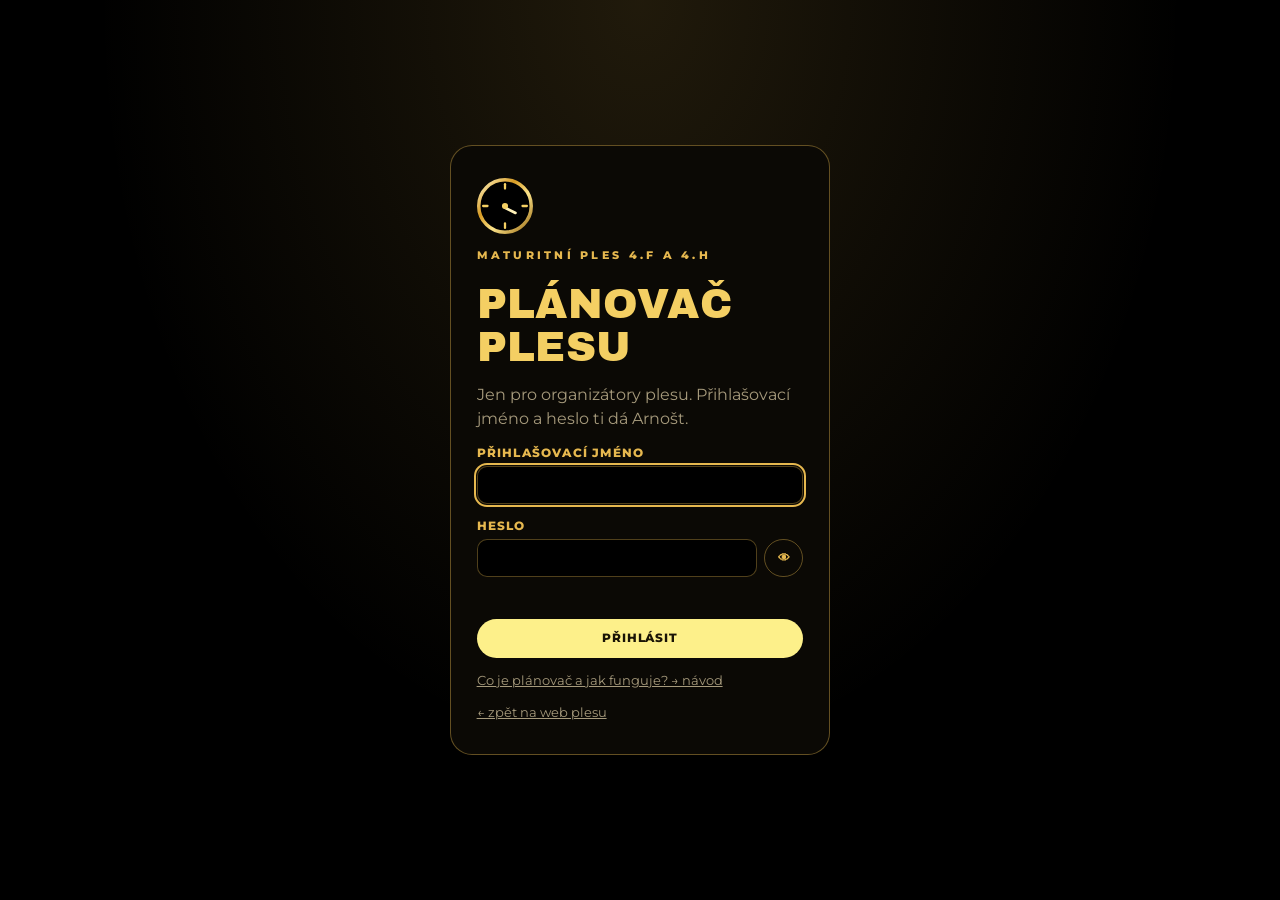
<file: organizace.html>
<!DOCTYPE html>
<html lang="cs">
<head>
<meta charset="utf-8">
<meta name="viewport" content="width=device-width, initial-scale=1">
<meta name="robots" content="noindex, nofollow">
<link rel="icon" href="favicon.svg" type="image/svg+xml">
<title>Plánovač plesu – Maturitní ples 2027</title>
<link rel="preconnect" href="https://fonts.googleapis.com">
<link rel="preconnect" href="https://fonts.gstatic.com" crossorigin>
<link href="https://fonts.googleapis.com/css2?family=Archivo+Black&family=Montserrat:wght@400;600;800&display=swap" rel="stylesheet">
<link rel="stylesheet" href="organizace.css?v=3">
</head>
<body>

<!-- přihlášení -->
<main id="login" class="login" hidden>
  <form id="loginForm" class="login-card" autocomplete="on">
    <img src="favicon.svg" alt="" class="login-logo">
    <p class="eyebrow">Maturitní ples 4.F a 4.H</p>
    <h1>Plánovač plesu</h1>
    <p class="muted">Jen pro organizátory plesu. Přihlašovací jméno a heslo ti dá Arnošt.</p>
    <label>Přihlašovací jméno<input id="lgName" name="username" autocomplete="username" required></label>
    <label>Heslo
      <span class="pw"><input id="lgPass" name="password" type="password" autocomplete="current-password" required>
      <button type="button" id="lgShow" class="ghost" aria-label="Zobrazit heslo">👁</button></span>
    </label>
    <p id="lgErr" class="err" role="alert"></p>
    <button id="lgBtn" class="btn" type="submit">Přihlásit</button>
    <a class="muted small" href="navod-planovac.html">Co je plánovač a jak funguje? → návod</a>
    <a class="muted small" href="index.html">← zpět na web plesu</a>
  </form>
</main>

<!-- plánovač -->
<div id="app" hidden>
  <header class="top">
    <div class="brand"><img src="favicon.svg" alt=""><span>Plánovač plesu</span></div>
    <nav id="tabs" class="tabs" role="tablist">
      <button data-tab="prehled" class="on">Přehled</button>
      <button data-tab="dodavatele">Dodavatelé</button>
      <button data-tab="sponzori">Sponzoři</button>
      <button data-tab="rozpocet">Rozpočet</button>
      <button data-tab="ukoly">Úkoly</button>
      <button data-tab="kontakty">Kontakty</button>
    </nav>
    <div class="who"><span id="whoName"></span><button id="logout" class="ghost small">Odhlásit</button></div>
  </header>

  <section class="hero">
    <div>
      <p class="eyebrow">Maturitní ples 4.F a 4.H · Ideon Pardubice</p>
      <h1>Sobota 30. 1. 2027</h1>
      <p class="muted" id="updated"></p>
    </div>
    <div class="countdown"><b id="daysLeft">–</b><span>dní do plesu</span></div>
  </section>

  <main class="wrap">
    <p id="msg" class="toast" hidden></p>

    <!-- PŘEHLED -->
    <section data-panel="prehled" class="panel on">
      <div class="kpis">
        <article class="kpi"><h3>Dodavatelé</h3><b id="kSup">–</b><span id="kSupSub"></span><div class="bar"><i id="kSupBar"></i></div></article>
        <article class="kpi"><h3>Rozpočet</h3><b id="kBud">–</b><span id="kBudSub"></span></article>
        <article class="kpi"><h3>Úkoly</h3><b id="kTask">–</b><span id="kTaskSub"></span><div class="bar"><i id="kTaskBar"></i></div></article>
        <article class="kpi"><h3>Vstupenky</h3><b id="kTix">–</b><span id="kTixSub"></span><div class="bar"><i id="kTixBar"></i></div></article>
      </div>
      <div class="cols">
        <div class="box"><h2>Co hoří</h2><ul id="hot" class="list"></ul></div>
        <div class="box"><h2>Stav dodavatelů</h2><div id="supMini" class="mini"></div></div>
      </div>
    </section>

    <!-- DODAVATELÉ -->
    <section data-panel="dodavatele" class="panel">
      <div class="toolbar">
        <h2>Dodavatelé</h2>
        <div class="chips" id="supFilter"></div>
      </div>
      <div id="supList" class="cards"></div>
    </section>

    <!-- SPONZOŘI -->
    <section data-panel="sponzori" class="panel">
      <div class="toolbar">
        <h2>Sponzoři</h2>
        <input id="spSearch" class="search" type="search" placeholder="Hledat firmu, město, dar…">
      </div>
      <div class="kpis six">
        <article class="kpi" data-spgo="dar" role="button" tabindex="0"><h3>🎁 Získané dary</h3><b id="spDar">–</b><span id="spTotalSub"></span><span id="spRate"></span></article>
        <article class="kpi" data-spgo="jednani" role="button" tabindex="0"><h3>🤝 V jednání</h3><b id="spJed">–</b><span>domluvit podmínky</span></article>
        <article class="kpi" data-spgo="ceka" role="button" tabindex="0"><h3>📨 Čeká na odpověď</h3><b id="spCeka">–</b><span>odesláno, zatím bez odpovědi</span></article>
        <article class="kpi" data-spgo="odmitnuto" role="button" tabindex="0"><h3>✕ Odmítnuto</h3><b id="spOdm">–</b><span>nepodpoří</span></article>
        <article class="kpi" data-spgo="neosloveno" role="button" tabindex="0"><h3>Neosloveno</h3><b id="spNeo">–</b><span>v seznamu, ještě nepsáno</span></article>
        <article class="kpi" data-spgo="tipy" role="button" tabindex="0"><h3>💡 Tipy na oslovení</h3><b id="spTip">–</b><span id="spTipSub"></span></article>
      </div>
      <div id="spList" class="cards"></div>
      <p class="muted small" style="margin-top:1rem">Kliknutím na kartičku nahoře vybereš, které firmy se zobrazí. Data jsou z tabulek „Maturák Sponzoři“ a „Maturák 2027 – Tipy na nové sponzory“. Stav můžeš změnit tady, zapíše se rovnou do tabulky.</p>
    </section>

    <!-- ROZPOČET -->
    <section data-panel="rozpocet" class="panel">
      <div class="toolbar"><h2>Rozpočet</h2></div>
      <div class="kpis three">
        <article class="kpi"><h3>Příjmy</h3><b id="bIn">–</b><span id="bInSub"></span></article>
        <article class="kpi"><h3>Výdaje</h3><b id="bOut">–</b><span id="bOutSub"></span></article>
        <article class="kpi"><h3>Bilance</h3><b id="bBal">–</b><span id="bBalSub"></span></article>
      </div>
      <div class="cols">
        <div class="box"><h2>Příjmy</h2><table class="tbl" id="tIn"></table></div>
        <div class="box"><h2>Výdaje</h2><table class="tbl" id="tOut"></table></div>
      </div>
      <p class="muted small">Plán = odhad, skutečnost = co opravdu přišlo / odešlo. Skutečnost u výdaje můžeš přepsat kliknutím na částku. Vstupenky se počítají samy z prodeje.</p>
    </section>

    <!-- ÚKOLY -->
    <section data-panel="ukoly" class="panel">
      <div class="toolbar">
        <h2>Úkoly</h2>
        <div class="chips" id="taskFilter">
          <button data-f="open" class="on">Nehotové</button><button data-f="mine">Moje</button><button data-f="done">Hotové</button><button data-f="all">Vše</button>
        </div>
      </div>
      <form id="addTask" class="addtask">
        <input id="atText" placeholder="Nový úkol – co je potřeba udělat" maxlength="200" required>
        <input id="atWho" placeholder="Kdo" maxlength="60">
        <input id="atDue" type="date">
        <button class="btn" type="submit">Přidat</button>
      </form>
      <ul id="taskList" class="tasks"></ul>
    </section>

    <!-- KONTAKTY -->
    <section data-panel="kontakty" class="panel">
      <div class="toolbar"><h2>Důležité kontakty</h2></div>
      <div id="contactList" class="cards"></div>
    </section>
  </main>

  <footer class="foot">Data jsou v soukromých tabulkách v Arnoštově Google Disku. Stránku nesdílej mimo organizační tým. · <a href="navod-planovac.html">Návod</a></footer>
</div>

<div id="loading" class="loading"><span></span></div>

<script src="config.js?v=23"></script>
<script>PLES_CONFIG.api = PLES_CONFIG.orgApi || PLES_CONFIG.api;</script>
<script src="organizace-sponzori.js?v=2"></script>
<script src="organizace.js?v=2"></script>
</body>
</html>
</file>
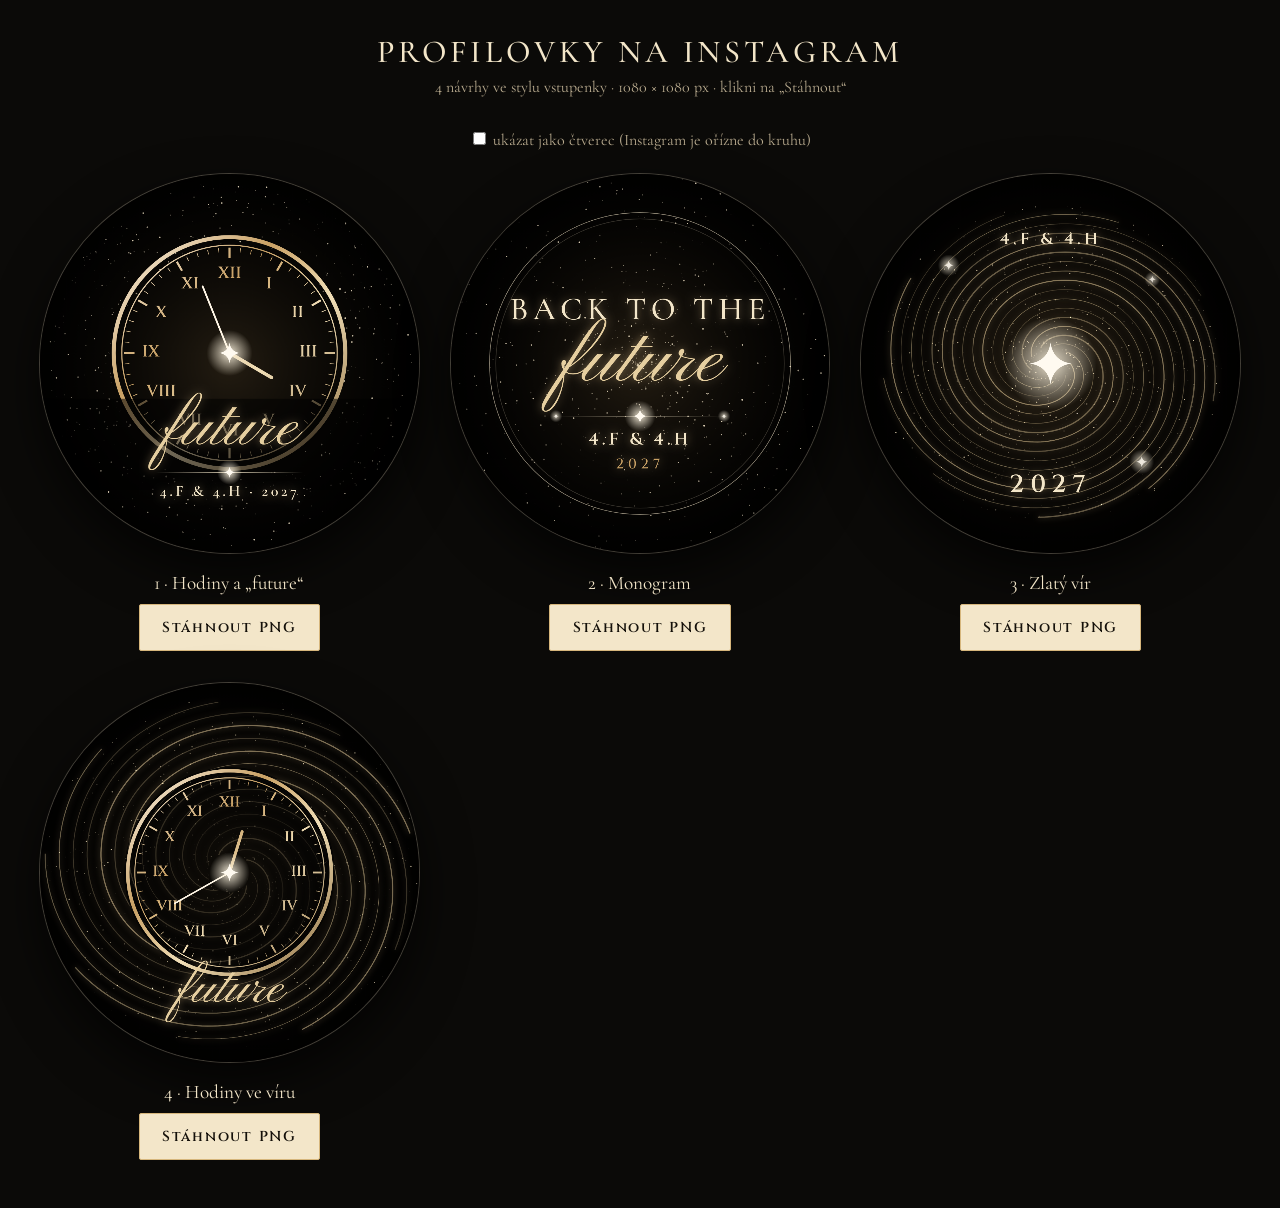
<file: profilovka.html>
<!DOCTYPE html>
<html lang="cs">
<head>
<meta charset="utf-8">
<meta name="viewport" content="width=device-width, initial-scale=1">
<meta name="robots" content="noindex">
<title>Profilovky na Instagram – Maturitní ples 2027</title>
<link rel="preconnect" href="https://fonts.googleapis.com">
<link rel="preconnect" href="https://fonts.gstatic.com" crossorigin>
<link href="https://fonts.googleapis.com/css2?family=Cinzel:wght@500;600&family=Cormorant+Garamond:wght@500;600&family=Pinyon+Script&display=swap" rel="stylesheet">
<style>
  body { margin: 0; background: #0b0a08; color: #f3e6c9; font-family: "Cormorant Garamond", serif; text-align: center; }
  h1 { font-weight: 500; letter-spacing: .12em; margin: 2rem 1rem .4rem; }
  p { color: #b9ab8f; margin: 0 1rem 2rem; }
  .grid { display: grid; grid-template-columns: repeat(auto-fit, minmax(280px, 1fr)); gap: 2rem; max-width: 1200px; margin: 0 auto; padding: 0 1rem 3rem; }
  figure { margin: 0; }
  canvas { width: 100%; height: auto; border-radius: 50%; box-shadow: 0 0 0 1px rgba(243,230,201,.25), 0 20px 50px rgba(0,0,0,.7); }
  canvas.sq { border-radius: 12px; }
  figcaption { margin-top: .8rem; font-size: 1.2rem; }
  button { font: 600 .9rem "Cinzel", serif; letter-spacing: .12em; margin-top: .6rem; padding: .8rem 1.4rem; border: 1px solid #d6b67c; background: #f3e6c9; color: #14100a; border-radius: 2px; cursor: pointer; }
  label { display: block; margin: 0 0 1.5rem; color: #b9ab8f; }
</style>
</head>
<body>
<h1>PROFILOVKY NA INSTAGRAM</h1>
<p>4 návrhy ve stylu vstupenky · 1080 × 1080 px · klikni na „Stáhnout“</p>
<label><input type="checkbox" id="square"> ukázat jako čtverec (Instagram je ořízne do kruhu)</label>
<div class="grid" id="grid"></div>

<script>
(function () {
  var S = 1080, C = S / 2;
  var CREAM = "#f3e6c9", CHAMP = "#e6cfa0", GOLD = "#c9a165";

  function star(ctx, x, y, r, a) {
    ctx.save(); ctx.translate(x, y); ctx.globalAlpha = a == null ? 1 : a;
    var g = ctx.createRadialGradient(0, 0, 0, 0, 0, r * 2.2);
    g.addColorStop(0, "rgba(255,246,225,.9)"); g.addColorStop(1, "rgba(255,246,225,0)");
    ctx.fillStyle = g; ctx.beginPath(); ctx.arc(0, 0, r * 2.2, 0, 7); ctx.fill();
    ctx.fillStyle = "#fffaf0"; ctx.beginPath();
    ctx.moveTo(0, -r); ctx.quadraticCurveTo(r * .12, -r * .12, r, 0); ctx.quadraticCurveTo(r * .12, r * .12, 0, r);
    ctx.quadraticCurveTo(-r * .12, r * .12, -r, 0); ctx.quadraticCurveTo(-r * .12, -r * .12, 0, -r); ctx.fill();
    ctx.restore();
  }
  function bg(ctx, cx, cy) {
    ctx.fillStyle = "#000"; ctx.fillRect(0, 0, S, S);
    var g = ctx.createRadialGradient(cx, cy, 0, cx, cy, S * .6);
    g.addColorStop(0, "rgba(201,161,101,.18)"); g.addColorStop(1, "rgba(0,0,0,0)");
    ctx.fillStyle = g; ctx.fillRect(0, 0, S, S);
  }
  function dust(ctx, cx, cy, rMin, rMax, n, seed) {
    var s = seed || 1; function rnd() { s = (s * 9301 + 49297) % 233280; return s / 233280; }
    for (var i = 0; i < n; i++) {
      var a = rnd() * Math.PI * 2, r = rMin + rnd() * (rMax - rMin);
      ctx.fillStyle = "rgba(255,240,210," + (.15 + rnd() * .7) + ")";
      ctx.beginPath(); ctx.arc(cx + Math.cos(a) * r, cy + Math.sin(a) * r, rnd() * 2.2 + .3, 0, 7); ctx.fill();
    }
  }
  function swirl(ctx, cx, cy, R, turns, seed) {
    var s = seed || 7; function rnd() { s = (s * 9301 + 49297) % 233280; return s / 233280; }
    ctx.save(); ctx.translate(cx, cy); ctx.globalCompositeOperation = "lighter";
    for (var k = 0; k < 9; k++) {
      ctx.beginPath();
      var off = k * 0.7, w = 1 + rnd() * 3;
      for (var t = 0; t <= 1; t += 0.004) {
        var ang = off + t * Math.PI * 2 * turns, r = R * (0.12 + t * 0.9);
        var x = Math.cos(ang) * r, y = Math.sin(ang) * r * 0.92;
        if (t === 0) ctx.moveTo(x, y); else ctx.lineTo(x, y);
      }
      ctx.strokeStyle = "rgba(240,215,165," + (0.18 + rnd() * 0.3) + ")"; ctx.lineWidth = w;
      ctx.shadowColor = "rgba(255,220,160,.9)"; ctx.shadowBlur = 18; ctx.stroke();
    }
    ctx.shadowBlur = 0;
    for (var i = 0; i < 900; i++) {
      var tt = rnd(), ang2 = rnd() * 6 + tt * Math.PI * 2 * turns, rr = R * (0.1 + tt * 0.95);
      ctx.fillStyle = "rgba(255,238,200," + (rnd() * .8) + ")";
      ctx.beginPath(); ctx.arc(Math.cos(ang2) * rr, Math.sin(ang2) * rr * .92, rnd() * 1.8 + .2, 0, 7); ctx.fill();
    }
    ctx.restore();
  }
  function clock(ctx, cx, cy, R, h, m) {
    ctx.save(); ctx.translate(cx, cy);
    var g = ctx.createLinearGradient(-R, -R, R, R);
    g.addColorStop(0, "#fffaf0"); g.addColorStop(.35, GOLD); g.addColorStop(.6, "#f1dfb8"); g.addColorStop(1, "#8a6a3a");
    ctx.strokeStyle = g; ctx.lineWidth = R * .035; ctx.beginPath(); ctx.arc(0, 0, R, 0, 7); ctx.stroke();
    ctx.lineWidth = R * .01; ctx.beginPath(); ctx.arc(0, 0, R * .93, 0, 7); ctx.stroke();
    for (var i = 0; i < 60; i++) {
      var a = i / 60 * Math.PI * 2, big = i % 5 === 0;
      ctx.lineWidth = big ? R * .018 : R * .006;
      ctx.beginPath(); ctx.moveTo(Math.sin(a) * R * (big ? .82 : .87), -Math.cos(a) * R * (big ? .82 : .87));
      ctx.lineTo(Math.sin(a) * R * .91, -Math.cos(a) * R * .91); ctx.stroke();
    }
    var nums = ["XII","I","II","III","IV","V","VI","VII","VIII","IX","X","XI"];
    ctx.fillStyle = g; ctx.font = "600 " + Math.round(R * .14) + "px Cinzel"; ctx.textAlign = "center"; ctx.textBaseline = "middle";
    nums.forEach(function (n, i) { var a = i / 12 * Math.PI * 2; ctx.fillText(n, Math.sin(a) * R * .68, -Math.cos(a) * R * .68); });
    ctx.lineCap = "round";
    ctx.lineWidth = R * .03; ctx.beginPath(); ctx.moveTo(0, 0); ctx.lineTo(Math.sin(h) * R * .42, -Math.cos(h) * R * .42); ctx.stroke();
    ctx.lineWidth = R * .016; ctx.strokeStyle = "#fff6e6"; ctx.beginPath(); ctx.moveTo(0, 0); ctx.lineTo(Math.sin(m) * R * .62, -Math.cos(m) * R * .62); ctx.stroke();
    ctx.restore();
    star(ctx, cx, cy, R * .09);
  }
  function text(ctx, t, x, y, font, color, spacing) {
    ctx.save(); ctx.fillStyle = color || CREAM; ctx.font = font; ctx.textAlign = "center"; ctx.textBaseline = "middle";
    if (spacing) { try { ctx.letterSpacing = spacing + "px"; } catch (e) {} }
    ctx.shadowColor = "rgba(255,220,160,.45)"; ctx.shadowBlur = 24; ctx.fillText(t, x, y); ctx.restore();
  }
  function line(ctx, x1, x2, y) {
    var g = ctx.createLinearGradient(x1, 0, x2, 0);
    g.addColorStop(0, "rgba(243,230,201,0)"); g.addColorStop(.5, "rgba(243,230,201,.9)"); g.addColorStop(1, "rgba(243,230,201,0)");
    ctx.strokeStyle = g; ctx.lineWidth = 2; ctx.beginPath(); ctx.moveTo(x1, y); ctx.lineTo(x2, y); ctx.stroke();
  }

  var designs = [
    { name: "1 · Hodiny a „future“", draw: function (ctx) {
      bg(ctx, C, C); dust(ctx, C, C, 330, 520, 500, 3);
      clock(ctx, C, C - 30, 330, 2.1, 5.9);
      ctx.fillStyle = "rgba(0,0,0,.55)"; ctx.fillRect(0, 640, S, 260);
      text(ctx, "future", C, 735, "190px 'Pinyon Script'", CHAMP);
      line(ctx, 330, 750, 850); star(ctx, C, 850, 16);
      text(ctx, "4.F & 4.H · 2027", C, 905, "600 44px 'Cormorant Garamond'", CREAM, 8);
    } },
    { name: "2 · Monogram", draw: function (ctx) {
      bg(ctx, C, C); dust(ctx, C, C, 0, 540, 700, 9);
      ctx.strokeStyle = "rgba(243,230,201,.55)"; ctx.lineWidth = 2; ctx.beginPath(); ctx.arc(C, C, 430, 0, 7); ctx.stroke();
      ctx.strokeStyle = "rgba(243,230,201,.2)"; ctx.beginPath(); ctx.arc(C, C, 412, 0, 7); ctx.stroke();
      text(ctx, "BACK TO THE", C, 390, "500 92px 'Cormorant Garamond'", CREAM, 14);
      text(ctx, "future", C, 545, "230px 'Pinyon Script'", CHAMP);
      line(ctx, 300, 780, 690); star(ctx, C, 690, 20); star(ctx, 300, 690, 8, .8); star(ctx, 780, 690, 8, .8);
      text(ctx, "4.F & 4.H", C, 760, "600 48px Cinzel", CREAM, 10);
      text(ctx, "2027", C, 830, "500 40px Cinzel", GOLD, 12);
    } },
    { name: "3 · Zlatý vír", draw: function (ctx) {
      bg(ctx, C, C); swirl(ctx, C, C, 470, 1.6, 11);
      star(ctx, C, C, 60); star(ctx, 250, 260, 14, .8); star(ctx, 830, 300, 10, .7); star(ctx, 800, 820, 16, .8);
      text(ctx, "2027", C, 890, "600 70px Cinzel", CREAM, 18);
      text(ctx, "4.F & 4.H", C, 190, "600 46px Cinzel", CREAM, 10);
    } },
    { name: "4 · Hodiny ve víru", draw: function (ctx) {
      bg(ctx, C, C); swirl(ctx, C, C, 520, 1.3, 23);
      ctx.fillStyle = "rgba(0,0,0,.6)"; ctx.beginPath(); ctx.arc(C, C, 300, 0, 7); ctx.fill();
      clock(ctx, C, C, 290, 0.3, 4.2);
      text(ctx, "future", C, 880, "150px 'Pinyon Script'", CHAMP);
    } }
  ];

  var grid = document.getElementById("grid");
  function render() {
    grid.innerHTML = "";
    designs.forEach(function (d, i) {
      var fig = document.createElement("figure"), cv = document.createElement("canvas");
      cv.width = cv.height = S; d.draw(cv.getContext("2d"));
      if (document.getElementById("square").checked) cv.className = "sq";
      var btn = document.createElement("button"); btn.textContent = "Stáhnout PNG";
      btn.onclick = function () { var a = document.createElement("a"); a.download = "profilovka-maturak-" + (i + 1) + ".png"; a.href = cv.toDataURL("image/png"); a.click(); };
      var cap = document.createElement("figcaption"); cap.textContent = d.name;
      fig.appendChild(cv); fig.appendChild(cap); fig.appendChild(btn); grid.appendChild(fig);
    });
  }
  document.getElementById("square").onchange = render;
  Promise.all([
    document.fonts.load("230px 'Pinyon Script'"), document.fonts.load("600 48px Cinzel"),
    document.fonts.load("500 92px 'Cormorant Garamond'"), document.fonts.load("600 44px 'Cormorant Garamond'")
  ]).then(render, render);
})();
</script>
</body>
</html>
</file>
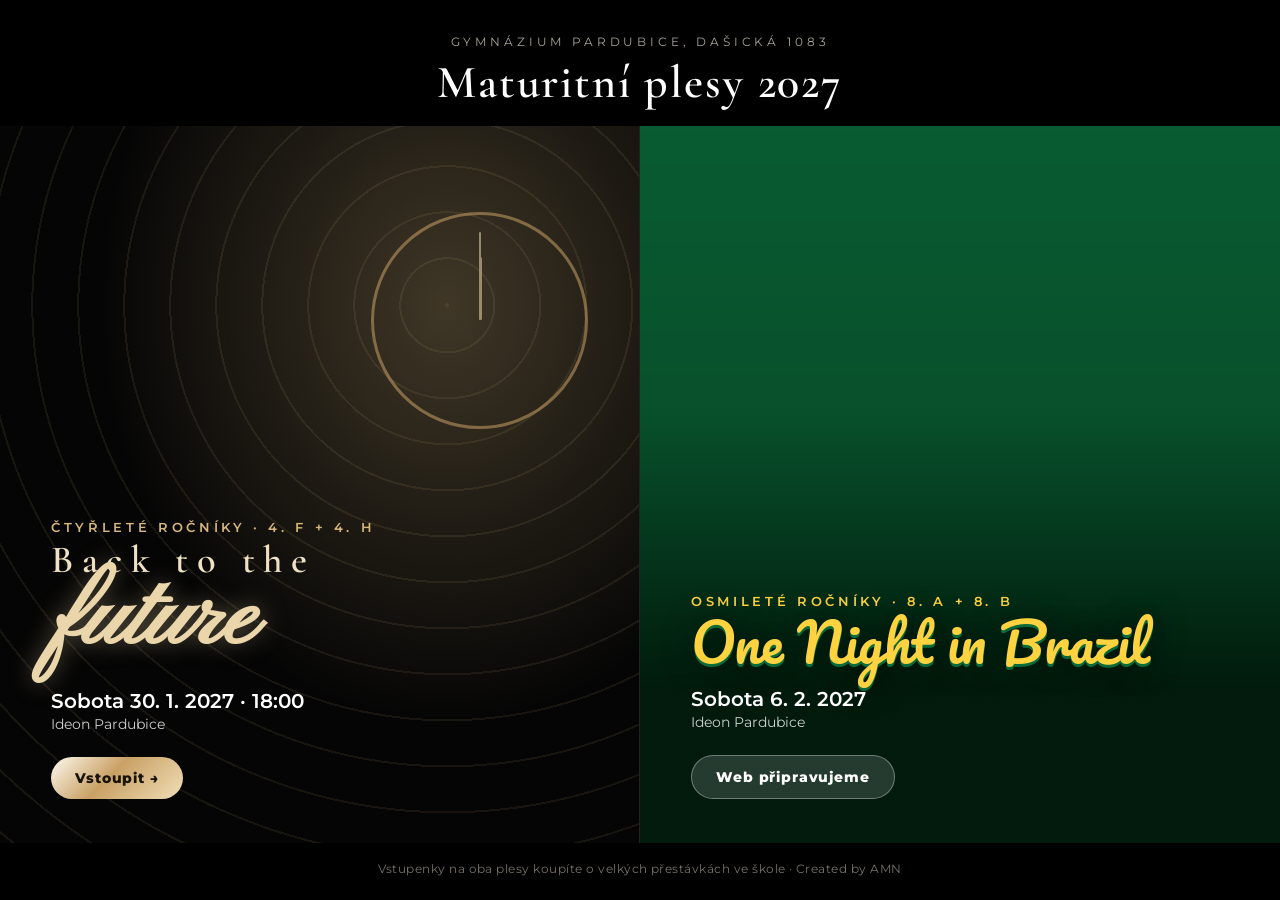
<file: rozcestnik.html>
<!DOCTYPE html>
<html lang="cs">
<head>
<meta charset="utf-8">
<meta name="viewport" content="width=device-width, initial-scale=1">
<title>Maturitní plesy 2027 | Gymnázium Pardubice, Dašická</title>
<meta name="description" content="Maturitní plesy Gymnázia Pardubice, Dašická 2027: čtyřleté ročníky 4. F a 4. H (Back to the Future, 30. 1. 2027) a osmileté ročníky 8. A a 8. B (One Night in Brazil, 6. 2. 2027). Oba v Ideonu Pardubice.">
<meta name="theme-color" content="#000000">
<link rel="icon" href="favicon.svg" type="image/svg+xml">
<link rel="preconnect" href="https://fonts.googleapis.com">
<link rel="preconnect" href="https://fonts.gstatic.com" crossorigin>
<link href="https://fonts.googleapis.com/css2?family=Cormorant+Garamond:wght@500;600&family=Montserrat:wght@400;600;800&family=Pinyon+Script&family=Pacifico&display=swap" rel="stylesheet">
<style>
  * { box-sizing: border-box; }
  html, body { margin: 0; height: 100%; }
  body { background: #000; color: #fff; font-family: Montserrat, system-ui, sans-serif; display: flex; flex-direction: column; min-height: 100vh; }
  .top { text-align: center; padding: 34px 20px 18px; }
  .top small { display: block; letter-spacing: .32em; text-transform: uppercase; font-size: 12px; color: #a9a39a; }
  .top h1 { margin: 8px 0 0; font: 600 clamp(28px, 4vw, 46px)/1.1 "Cormorant Garamond", serif; letter-spacing: .04em; }
  .split { flex: 1; display: grid; grid-template-columns: 1fr 1fr; gap: 0; min-height: 520px; }
  .ball { position: relative; display: flex; flex-direction: column; justify-content: flex-end; padding: 44px clamp(22px, 4vw, 56px); text-decoration: none; color: inherit; overflow: hidden; isolation: isolate; }
  .ball::before { content: ""; position: absolute; inset: 0; z-index: -1; transition: transform .6s ease, filter .6s ease; }
  .ball:hover::before { transform: scale(1.04); }
  .ball .who { font-size: 13px; letter-spacing: .28em; text-transform: uppercase; font-weight: 600; }
  .ball h2 { margin: 6px 0 4px; font-weight: 400; line-height: 1; }
  .ball .when { font-size: clamp(16px, 1.6vw, 20px); font-weight: 600; margin: 14px 0 2px; }
  .ball .where { font-size: 14px; opacity: .8; }
  .ball .go { margin-top: 24px; align-self: flex-start; padding: 12px 24px; border-radius: 999px; font-weight: 800; font-size: 14px; letter-spacing: .06em; transition: transform .25s; }
  .ball:hover .go { transform: translateX(6px); }
  /* 4. F + 4. H – Back to the Future (černá a zlatá) */
  .bttf { border-right: 1px solid #222; }
  .bttf::before { background: radial-gradient(ellipse at 70% 25%, rgba(214,182,124,.28), transparent 55%), repeating-radial-gradient(circle at 70% 25%, rgba(214,182,124,.09) 0 2px, transparent 2px 46px), #050505; }
  .bttf .who { color: #d6b67c; }
  .bttf h2 { font-family: "Cormorant Garamond", serif; font-weight: 600; font-size: clamp(26px, 3vw, 40px); letter-spacing: .22em; color: #efe1c3; }
  .bttf h2 span { display: block; font-family: "Pinyon Script", cursive; letter-spacing: 0; font-size: 2.6em; color: #ead6aa; margin-top: -.08em; text-shadow: 0 0 24px rgba(234,214,170,.35); }
  .bttf .go { background: linear-gradient(135deg, #fffaf0, #c9a165 45%, #f1dfb8); color: #1a1408; }
  .clock { position: absolute; right: 8%; top: 12%; width: min(34%, 260px); aspect-ratio: 1; border: 3px solid #c9a165; border-radius: 50%; opacity: .55; }
  .clock::before, .clock::after { content: ""; position: absolute; left: 50%; bottom: 50%; width: 3px; background: #ead6aa; transform-origin: 50% 100%; border-radius: 2px; }
  .clock::before { height: 30%; animation: spin 60s linear infinite; }
  .clock::after { height: 42%; width: 2px; animation: spin 6s linear infinite; }
  @keyframes spin { to { transform: rotate(360deg); } }
  /* 8. A + 8. B – One Night in Brazil */
  .brazil::before { background: linear-gradient(180deg, rgba(0,0,0,.15) 0%, rgba(0,0,0,.25) 40%, rgba(0,20,8,.92) 78%), var(--img) center 30%/cover no-repeat, #0a6b3a; }
  .brazil .who { color: #ffd23f; }
  .brazil h2 { font-family: Pacifico, cursive; font-size: clamp(34px, 4.2vw, 60px); color: #ffd23f; text-shadow: 0 3px 0 #0a6b3a, 0 0 30px rgba(0,0,0,.6); }
  .brazil .go { background: #ffd23f; color: #063d22; }
  .brazil .go.soon { background: rgba(255,255,255,.14); color: #fff; border: 1px solid rgba(255,255,255,.35); }
  span.ball { cursor: default; }
  footer { text-align: center; color: #77716a; font-size: 12px; padding: 18px 20px 24px; letter-spacing: .04em; }
  @media (max-width: 760px) {
    .split { grid-template-columns: 1fr; }
    .ball { min-height: 70vh; }
    .bttf { border-right: 0; border-bottom: 1px solid #222; }
  }
</style>
</head>
<body>
  <header class="top">
    <small>Gymnázium Pardubice, Dašická 1083</small>
    <h1>Maturitní plesy 2027</h1>
  </header>

  <main class="split">
    <a class="ball bttf" href="4fh.html">
      <div class="clock" aria-hidden="true"></div>
      <div class="who">Čtyřleté ročníky · 4. F + 4. H</div>
      <h2>Back to the <span>future</span></h2>
      <div class="when">Sobota 30. 1. 2027 · 18:00</div>
      <div class="where">Ideon Pardubice</div>
      <div class="go">Vstoupit →</div>
    </a>
    <!-- BRAZIL_ODKAZ: až bude web osmiletých, změnit <span> na <a href="..."> a „Web připravujeme“ na „Vstoupit →“ -->
    <span class="ball brazil" style="--img:url('https://lh3.googleusercontent.com/d/1q1JkgoZDRFfEbXOgi93KrS2YbtBpGer8=w1400')">
      <div class="who">Osmileté ročníky · 8. A + 8. B</div>
      <h2>One Night in Brazil</h2>
      <div class="when">Sobota 6. 2. 2027</div>
      <div class="where">Ideon Pardubice</div>
      <div class="go soon">Web připravujeme</div>
    </span>
  </main>

  <footer>Vstupenky na oba plesy koupíte o velkých přestávkách ve škole · Created by AMN</footer>
</body>
</html>
</file>
<file: organizace.css>
:root {
  --gold: #e6b84f; --gold-mid: #f4cf63; --gold-hi: #fff1b8; --butter: #fdf08a;
  --text: #f6efd9; --muted: #a69a7c; --line: rgba(232,190,90,.18); --bg: #000; --card: #0b0905; --card2: #120e07;
  --red: #ff8a7a; --green: #8fe3a1; --blue: #8cc8ff; --orange: #ffc27a;
}
* { box-sizing: border-box; margin: 0; padding: 0; }
[hidden] { display: none !important; }
body { font-family: "Montserrat", sans-serif; background: var(--bg); color: var(--text); line-height: 1.5; min-height: 100vh; }
h1, h2 { font-family: "Archivo Black", sans-serif; font-weight: 400; text-transform: uppercase; letter-spacing: .01em; }
h1 { font-size: clamp(1.6rem, 5vw, 2.6rem); color: var(--gold-mid); line-height: 1.05; }
h2 { font-size: 1.05rem; color: var(--gold); }
a { color: var(--gold-mid); }
button { font: inherit; cursor: pointer; }
input, select { font: inherit; color: var(--text); background: #000; border: 1px solid rgba(230,184,79,.35); border-radius: 10px; padding: .55rem .75rem; }
input:focus, select:focus { outline: 2px solid var(--gold); outline-offset: 1px; }
.eyebrow { font-weight: 800; font-size: .68rem; letter-spacing: .3em; text-transform: uppercase; color: var(--gold); margin-bottom: .4rem; }
.muted { color: var(--muted); }
.small { font-size: .8rem; }
.err { color: var(--red); font-size: .85rem; min-height: 1.2em; }
.btn { background: var(--butter); color: #1a1406; border: 0; font-weight: 800; text-transform: uppercase; letter-spacing: .08em; font-size: .75rem; border-radius: 999px; padding: .65rem 1.2rem; }
.btn:disabled { opacity: .5; cursor: wait; }
.ghost { background: transparent; border: 1px solid rgba(230,184,79,.4); color: var(--gold); border-radius: 999px; padding: .35rem .8rem; }

/* přihlášení */
.login { min-height: 100vh; display: grid; place-items: center; padding: 1.5rem;
  background: radial-gradient(ellipse at top, rgba(230,184,79,.14), transparent 60%); }
.login-card { width: 100%; max-width: 380px; display: flex; flex-direction: column; gap: .8rem; text-align: left;
  background: var(--card); border: 1px solid rgba(230,184,79,.4); border-radius: 22px; padding: 2rem 1.6rem; }
.login-logo { width: 56px; height: 56px; }
.login-card label { display: flex; flex-direction: column; gap: .3rem; font-size: .75rem; font-weight: 800; letter-spacing: .1em; text-transform: uppercase; color: var(--gold); }
.login-card input { width: 100%; }
.pw { display: flex; gap: .4rem; }
.pw input { flex: 1; }

/* horní lišta */
.top { position: sticky; top: 0; z-index: 10; display: flex; align-items: center; gap: 1rem; padding: .7rem 1.2rem;
  background: rgba(0,0,0,.88); backdrop-filter: blur(8px); border-bottom: 1px solid var(--line); }
.brand { display: flex; align-items: center; gap: .5rem; font-family: "Archivo Black", sans-serif; text-transform: uppercase; color: var(--gold-mid); font-size: .9rem; white-space: nowrap; }
.brand img { width: 28px; height: 28px; }
.tabs { display: flex; gap: .3rem; flex: 1; overflow-x: auto; scrollbar-width: none; }
.tabs button { background: none; border: 0; color: var(--muted); font-weight: 800; font-size: .8rem; padding: .45rem .8rem; border-radius: 999px; white-space: nowrap; }
.tabs button.on { background: rgba(230,184,79,.15); color: var(--gold-hi); }
.who { display: flex; align-items: center; gap: .6rem; font-size: .8rem; color: var(--muted); white-space: nowrap; }

.hero { display: flex; justify-content: space-between; align-items: center; gap: 1rem; flex-wrap: wrap;
  max-width: 1160px; margin: 0 auto; padding: 2rem 1.2rem 1rem; }
.countdown { text-align: center; border: 1px solid var(--gold); border-radius: 18px; padding: .8rem 1.4rem; background: rgba(230,184,79,.07); }
.countdown b { display: block; font-family: "Archivo Black", sans-serif; font-size: 2.4rem; color: var(--butter); line-height: 1; }
.countdown span { font-size: .7rem; letter-spacing: .2em; text-transform: uppercase; color: var(--gold); font-weight: 800; }

.wrap { max-width: 1160px; margin: 0 auto; padding: .5rem 1.2rem 3rem; }
.panel { display: none; }
.panel.on { display: block; animation: fade .25s ease; }
@keyframes fade { from { opacity: 0; transform: translateY(4px); } to { opacity: 1; transform: none; } }
.toolbar { display: flex; justify-content: space-between; align-items: center; gap: 1rem; flex-wrap: wrap; margin: 1.2rem 0 1rem; }

/* karty s čísly */
.kpis { display: grid; grid-template-columns: repeat(4, 1fr); gap: .9rem; margin: 1rem 0 1.4rem; }
.kpis.three { grid-template-columns: repeat(3, 1fr); }
.kpi { background: var(--card); border: 1px solid var(--line); border-radius: 18px; padding: 1.1rem 1.2rem; display: flex; flex-direction: column; gap: .2rem; }
.kpi h3 { font-size: .68rem; letter-spacing: .25em; text-transform: uppercase; color: var(--gold); font-weight: 800; }
.kpi b { font-family: "Archivo Black", sans-serif; font-weight: 400; font-size: 1.7rem; color: var(--gold-hi); }
.kpi span { color: var(--muted); font-size: .8rem; }
.bar { height: 6px; border-radius: 6px; background: rgba(255,255,255,.08); margin-top: .5rem; overflow: hidden; }
.bar i { display: block; height: 100%; width: 0; background: linear-gradient(90deg, var(--gold), var(--butter)); border-radius: 6px; transition: width .6s ease; }
.neg { color: var(--red) !important; }
.pos { color: var(--green) !important; }

.cols { display: grid; grid-template-columns: 1fr 1fr; gap: .9rem; }
.box { background: var(--card); border: 1px solid var(--line); border-radius: 18px; padding: 1.2rem; }
.box h2 { margin-bottom: .8rem; }
.list { list-style: none; }
.list li { display: flex; gap: .7rem; align-items: baseline; padding: .55rem 0; border-bottom: 1px solid var(--line); font-size: .9rem; }
.list li:last-child { border-bottom: 0; }
.list .when { margin-left: auto; white-space: nowrap; font-size: .75rem; font-weight: 800; color: var(--muted); }
.list .when.late { color: var(--red); }
.list .when.soon { color: var(--orange); }
.mini { display: flex; flex-direction: column; gap: .5rem; }
.mini .row { display: flex; align-items: center; gap: .6rem; font-size: .88rem; cursor: pointer; }
.mini .row b { font-weight: 600; flex: 1; }
.mini .cat { color: var(--muted); font-size: .75rem; min-width: 7.5rem; }

/* stavy */
.pill { display: inline-flex; align-items: center; gap: .3rem; font-size: .7rem; font-weight: 800; letter-spacing: .04em; border-radius: 999px; padding: .2rem .6rem; white-space: nowrap; border: 1px solid currentColor; }
.pill::before { content: ""; width: 6px; height: 6px; border-radius: 50%; background: currentColor; }
.s0 { color: var(--muted); }      /* nezajištěno */
.s1 { color: var(--blue); }       /* poptáno / v jednání */
.s2 { color: var(--orange); }     /* domluveno */
.s3 { color: var(--gold-mid); }   /* smlouva */
.s4 { color: var(--green); }      /* zaplaceno */

.chips { display: flex; gap: .35rem; flex-wrap: wrap; }
.chips button { background: none; border: 1px solid var(--line); color: var(--muted); border-radius: 999px; padding: .3rem .75rem; font-size: .75rem; font-weight: 800; }
.chips button.on { border-color: var(--gold); color: var(--gold-hi); background: rgba(230,184,79,.1); }

/* dodavatelé */
.cards { display: grid; grid-template-columns: repeat(auto-fill, minmax(320px, 1fr)); gap: .9rem; }
.card { background: var(--card); border: 1px solid var(--line); border-radius: 18px; padding: 1.1rem 1.2rem; display: flex; flex-direction: column; gap: .6rem; }
.card.flash { box-shadow: 0 0 0 2px var(--gold); }
.card header { display: flex; justify-content: space-between; align-items: flex-start; gap: .6rem; }
.card .kind { font-size: .66rem; letter-spacing: .22em; text-transform: uppercase; color: var(--gold); font-weight: 800; }
.card h3 { font-size: 1.05rem; color: var(--gold-hi); line-height: 1.2; }
.card p { font-size: .86rem; }
.steps { display: grid; grid-template-columns: repeat(5, 1fr); gap: 3px; }
.steps i { height: 5px; border-radius: 4px; background: rgba(255,255,255,.08); }
.steps i.on { background: var(--gold); }
.money { display: flex; gap: 1rem; flex-wrap: wrap; font-size: .82rem; }
.money b { color: var(--gold-hi); }
.money button { background: none; border: 0; border-bottom: 1px dashed var(--gold); color: var(--gold-hi); font-weight: 800; padding: 0; }
.meta { display: flex; flex-direction: column; gap: .15rem; font-size: .8rem; color: var(--muted); }
.meta a { color: var(--gold-mid); text-decoration: none; }
.card select { font-size: .8rem; padding: .35rem .6rem; border-radius: 999px; }
.card .note { font-size: .8rem; color: var(--text); background: var(--card2); border-radius: 10px; padding: .5rem .7rem; white-space: pre-line; }
.acts { display: flex; gap: .4rem; flex-wrap: wrap; margin-top: auto; }
.acts a { font-size: .75rem; font-weight: 800; text-decoration: none; border: 1px solid rgba(230,184,79,.4); border-radius: 999px; padding: .3rem .75rem; color: var(--gold); }

/* rozpočet */
.tbl { width: 100%; border-collapse: collapse; font-size: .86rem; }
.tbl th { text-align: right; font-size: .62rem; letter-spacing: .18em; text-transform: uppercase; color: var(--gold); padding: .3rem .4rem; font-weight: 800; }
.tbl th:first-child { text-align: left; }
.tbl td { padding: .5rem .4rem; border-top: 1px solid var(--line); text-align: right; white-space: nowrap; }
.tbl td:first-child { text-align: left; white-space: normal; }
.tbl td small { display: block; color: var(--muted); font-size: .72rem; }
.tbl tfoot td { font-weight: 800; color: var(--gold-hi); border-top: 1px solid var(--gold); }
.tbl button { background: none; border: 0; border-bottom: 1px dashed var(--gold); color: inherit; padding: 0; font-weight: 600; }

/* úkoly */
.addtask { display: grid; grid-template-columns: 1fr 10rem 10rem auto; gap: .5rem; margin-bottom: 1rem; }
.tasks { list-style: none; display: flex; flex-direction: column; gap: .45rem; }
.tasks li { display: flex; align-items: center; gap: .8rem; background: var(--card); border: 1px solid var(--line); border-radius: 14px; padding: .7rem .9rem; }
.tasks li.done { opacity: .5; }
.tasks li.done .t { text-decoration: line-through; }
.tasks input[type=checkbox] { appearance: none; width: 22px; height: 22px; border-radius: 7px; border: 2px solid var(--gold); padding: 0; flex: none; display: grid; place-items: center; cursor: pointer; }
.tasks input[type=checkbox]:checked { background: var(--gold); }
.tasks input[type=checkbox]:checked::after { content: "✓"; color: #000; font-weight: 800; font-size: .8rem; }
.tasks .t { flex: 1; font-size: .9rem; }
.tasks .t small { display: block; color: var(--muted); font-size: .75rem; }
.tasks .who2 { font-size: .75rem; color: var(--gold); font-weight: 800; white-space: nowrap; }
.tasks .when { font-size: .75rem; font-weight: 800; color: var(--muted); white-space: nowrap; min-width: 5.5rem; text-align: right; }
.tasks .when.late { color: var(--red); }
.tasks .when.soon { color: var(--orange); }
.empty { color: var(--muted); font-size: .9rem; padding: 1rem 0; }

.toast { position: fixed; left: 50%; bottom: 1.2rem; transform: translateX(-50%); z-index: 30; background: var(--butter); color: #1a1406; font-weight: 800; font-size: .85rem; border-radius: 999px; padding: .6rem 1.2rem; box-shadow: 0 6px 30px rgba(0,0,0,.6); }
.toast.bad { background: #ff5a4a; color: #fff; }
.foot { text-align: center; color: var(--muted); font-size: .75rem; padding: 2rem 1rem 3rem; border-top: 1px solid var(--line); }

.loading { position: fixed; inset: 0; display: grid; place-items: center; background: rgba(0,0,0,.6); z-index: 40; }
.loading span { width: 42px; height: 42px; border-radius: 50%; border: 3px solid rgba(230,184,79,.2); border-top-color: var(--gold); animation: spin .8s linear infinite; }
@keyframes spin { to { transform: rotate(360deg); } }

@media (max-width: 900px) {
  .kpis { grid-template-columns: 1fr 1fr; }
  .cols { grid-template-columns: 1fr; }
  .top { flex-wrap: wrap; }
  .tabs { order: 3; flex-basis: 100%; }
  .who { margin-left: auto; }
}
@media (max-width: 560px) {
  .kpis, .kpis.three { grid-template-columns: 1fr 1fr; }
  .kpi b { font-size: 1.3rem; }
  .addtask { grid-template-columns: 1fr 1fr; }
  .addtask #atText { grid-column: 1 / -1; }
  .addtask .btn { grid-column: 1 / -1; }
  .cards { grid-template-columns: 1fr; }
  .tasks li { flex-wrap: wrap; }
  .hero { padding-top: 1.2rem; }
  .countdown b { font-size: 1.8rem; }
}

/* sponzoři */
.neg-pill { color: var(--red); }
.search { min-width: 220px; border-radius: 999px; padding: .45rem .9rem; font-size: .85rem; }
.kpi[data-spgo] { cursor: pointer; transition: border-color .2s; }
.kpi[data-spgo]:hover { border-color: var(--gold); }
.chips button b { color: var(--gold-hi); margin-left: .2rem; }
.card.sp { gap: .45rem; }
@media (max-width: 560px) { .search { min-width: 0; width: 100%; } }
.kpis.six { grid-template-columns: repeat(3, 1fr); }
.kpi[data-spgo].on { border-color: var(--gold); background: rgba(230,184,79,.1); box-shadow: 0 0 0 1px var(--gold) inset; }
.kpi[data-spgo]:focus-visible { outline: 2px solid var(--gold); outline-offset: 2px; }
@media (max-width: 560px) { .kpis.six { grid-template-columns: 1fr 1fr; } }
</file>
